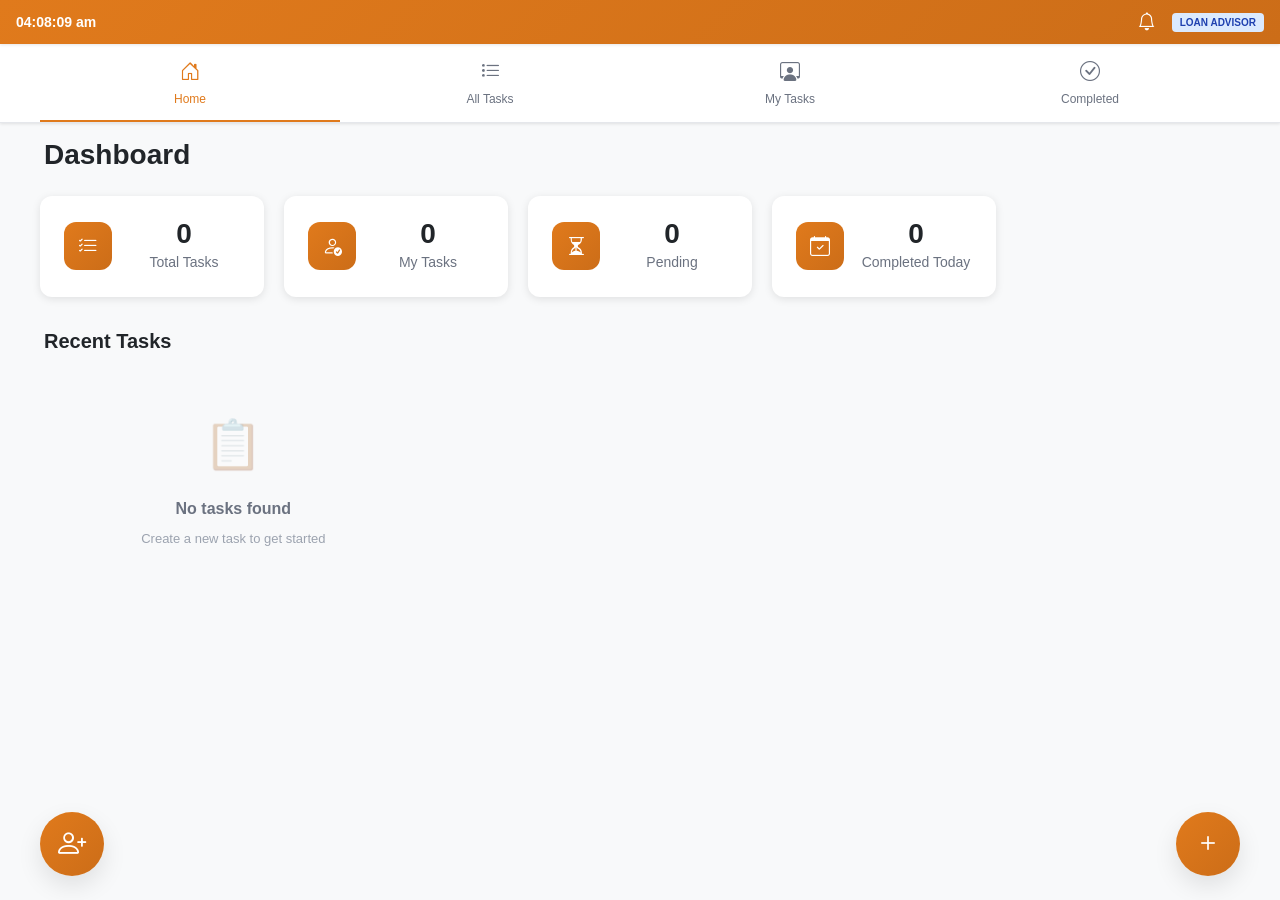
<file: index.html>
<!DOCTYPE html>
<html lang="en">
    <head>
        <meta charset="UTF-8" />
        <meta name="viewport" content="width=device-width, initial-scale=1.0" />
        <title>Loan Processing System - Task Management</title>
        <!-- Bootstrap CSS -->
        <link href="https://cdn.jsdelivr.net/npm/bootstrap@5.3.0/dist/css/bootstrap.min.css" rel="stylesheet" />
        <!-- Bootstrap Icons -->
        <link href="https://cdn.jsdelivr.net/npm/bootstrap-icons@1.11.0/font/bootstrap-icons.css" rel="stylesheet" />
        <!-- CSS Files -->
        <link rel="stylesheet" href="css/theme.css" />
        <link rel="stylesheet" href="css/responsive.css" />
        <link rel="stylesheet" href="css/modal.css" />
        <link rel="stylesheet" href="css/workflow.css" />
        <link rel="stylesheet" href="css/components.css" />
        <style>
            /* User Switcher Styles - Override everything! */
            .user-switcher {
                position: fixed !important;
                top: calc(58px + var(--safe-area-top));
                right: 16px;
                background: white;
                border-radius: 12px;
                box-shadow: 0 4px 20px rgba(0, 0, 0, 0.15);
                z-index: 9999;
                min-width: 280px;
            }

            /* Mobile Responsive Styles for Parallel Stages */
            @media (max-width: 500px) {
                /* Application Number Screen Styles */
                #applicationNumberScreen .card {
                    margin-bottom: 12px;
                    border-radius: 12px;
                }

                #applicationNumberScreen .card-body {
                    padding: 16px;
                }

                #applicationNumberScreen .form-control {
                    font-size: 16px !important;
                    padding: 14px 16px !important;
                    min-height: 48px !important;
                    border-radius: 8px;
                }

                #applicationNumberScreen .form-select {
                    font-size: 16px !important;
                    padding: 14px 44px 14px 16px !important;
                    min-height: 48px !important;
                    border-radius: 8px;
                    background-size: 18px;
                }

                #applicationNumberScreen .form-label {
                    font-size: 14px;
                    font-weight: 600;
                    margin-bottom: 8px;
                }

                #applicationNumberScreen .card-title {
                    font-size: 15px;
                    margin-bottom: 12px;
                }

                #applicationNumberScreen .parallel-stages {
                    gap: 12px;
                }

                #applicationNumberScreen .parallel-stages .card {
                    width: 100% !important;
                    max-width: none !important;
                }

                #applicationNumberScreen .parallel-stages .card-body {
                    width: 100%;
                }

                #applicationNumberScreen .stage-status {
                    margin-top: 12px;
                }

                #applicationNumberScreen .btn {
                    min-height: 44px;
                    font-size: 16px;
                    padding: 12px 20px;
                }

                /* Validation error styles */
                #applicationNumberScreen .invalid-feedback {
                    display: none;
                    width: 100%;
                    margin-top: 0.25rem;
                    font-size: 0.875em;
                    color: #dc3545;
                    position: relative;
                }

                #applicationNumberScreen .form-control.is-invalid ~ .invalid-feedback,
                #applicationNumberScreen .form-select.is-invalid ~ .invalid-feedback {
                    display: block;
                }

                #applicationNumberScreen .validation-error {
                    display: block;
                    width: 100%;
                    margin-top: 0.25rem;
                    font-size: 0.875em;
                    color: #dc3545;
                    background-color: #f8d7da;
                    border: 1px solid #f5c6cb;
                    border-radius: 4px;
                    padding: 0.375rem 0.75rem;
                }
            }

            /* Tablet and larger mobile styles */
            @media (min-width: 501px) and (max-width: 768px) {
                #applicationNumberScreen .form-control {
                    font-size: 15px;
                    padding: 12px 14px;
                    min-height: 44px;
                }

                #applicationNumberScreen .form-select {
                    font-size: 15px;
                    padding: 12px 40px 12px 14px;
                    min-height: 44px;
                }

                #applicationNumberScreen .parallel-stages {
                    gap: 12px;
                }

                #applicationNumberScreen .parallel-stages .card {
                    width: 100% !important;
                    max-width: none !important;
                }

                #applicationNumberScreen .parallel-stages .card-body {
                    width: 100%;
                }
            }

            .user-switcher {
                max-height: 80vh;
                overflow-y: auto;
                display: none;
            }

            .user-switcher.show {
                display: block;
                animation: slideDown 0.3s ease;
            }

            @keyframes slideDown {
                from {
                    opacity: 0;
                    transform: translateY(-10px);
                }
                to {
                    opacity: 1;
                    transform: translateY(0);
                }
            }

            .user-option {
                display: flex;
                align-items: center;
                padding: 12px 16px;
                cursor: pointer;
                transition: background-color 0.2s;
                border-bottom: 1px solid #e5e7eb;
            }

            .user-option:last-child {
                border-bottom: none;
            }

            .user-option:hover {
                background-color: #f3f4f6;
            }

            .user-option.active {
                background-color: #e3f2fd;
            }

            .user-avatar {
                font-size: 24px;
                margin-right: 12px;
            }

            .user-info {
                flex: 1;
            }

            .user-name {
                font-size: 14px;
                font-weight: 600;
                color: #333;
            }

            .user-role-tag {
                font-size: 12px;
                color: #666;
            }
        </style>
    </head>
    <body>
        <!-- Main App Container -->
        <div id="mainApp" class="app-container">
            <!-- Status Bar -->
            <header class="status-bar">
                <div class="status-left">
                    <span id="currentTime">9:41 AM</span>
                </div>
                <!-- User Switcher Panel -->
                <div id="userSwitcher" class="user-switcher">
                    <!-- Search Input -->
                    <div class="user-switcher-search" style="padding: 12px; border-bottom: 1px solid #e5e7eb;">
                        <div class="position-relative">
                            <i class="bi bi-search position-absolute" style="left: 12px; top: 50%; transform: translateY(-50%); color: #6b7280;"></i>
                            <input
                                type="text"
                                class="form-control form-control-sm"
                                id="userSearchInput"
                                placeholder="Search users..."
                                style="padding-left: 36px; font-size: 14px;"
                            >
                        </div>
                    </div>
                    <!-- User list will be dynamically populated here -->
                    <div id="userListContainer">
                        <!-- Users will be populated here -->
                    </div>
                </div>
                <div class="status-right">
                    <button class="notification-btn" onclick="openNotificationPanel()" aria-label="Notifications">
                        <i class="bi bi-bell"></i>
                        <span class="notification-badge" style="display: none">0</span>
                    </button>
                    <span class="user-role" id="currentUserRole">Loan Advisor</span>
                </div>
            </header>

            <!-- Main Content Area -->
            <main class="main-content">
                <div class="content-wrapper">
                    <!-- Tab Navigation -->
                    <nav class="tab-navigation">
                        <button class="nav-tab active" data-tab="dashboard" onclick="showTab('dashboard')">
                            <i class="bi bi-house-door"></i>
                            <span>Home</span>
                        </button>
                        <button class="nav-tab" data-tab="all-tasks" onclick="showTab('all-tasks')">
                            <i class="bi bi-list-task"></i>
                            <span>All Tasks</span>
                        </button>
                        <button class="nav-tab" data-tab="my-tasks" onclick="showTab('my-tasks')">
                            <i class="bi bi-person-workspace"></i>
                            <span>My Tasks</span>
                        </button>
                        <button class="nav-tab" data-tab="completed" onclick="showTab('completed')">
                            <i class="bi bi-check-circle"></i>
                            <span>Completed</span>
                        </button>
                        <button class="nav-tab" data-tab="workflow" onclick="showTab('workflow')">
                            <i class="bi bi-diagram-3"></i>
                            <span>Workflow</span>
                        </button>
                    </nav>

                    <!-- Tab Content -->
                    <div class="tab-content" id="tabContent">
                        <!-- Dashboard Tab -->
                        <div class="tab-pane active" id="dashboardTab">
                            <div class="tab-header">
                                <h1>Dashboard</h1>
                            </div>

                            <!-- Dashboard Stats -->
                            <div class="stats-grid">
                                <div class="stat-card">
                                    <div class="stat-icon">
                                        <i class="bi bi-list-check"></i>
                                    </div>
                                    <div class="stat-content">
                                        <div class="stat-value" id="totalTasks">0</div>
                                        <div class="stat-label">Total Tasks</div>
                                    </div>
                                </div>
                                <div class="stat-card">
                                    <div class="stat-icon">
                                        <i class="bi bi-person-check"></i>
                                    </div>
                                    <div class="stat-content">
                                        <div class="stat-value" id="myTasks">0</div>
                                        <div class="stat-label">My Tasks</div>
                                    </div>
                                </div>
                                <div class="stat-card">
                                    <div class="stat-icon">
                                        <i class="bi bi-hourglass-split"></i>
                                    </div>
                                    <div class="stat-content">
                                        <div class="stat-value" id="pendingTasks">0</div>
                                        <div class="stat-label">Pending</div>
                                    </div>
                                </div>
                                <div class="stat-card">
                                    <div class="stat-icon">
                                        <i class="bi bi-calendar-check"></i>
                                    </div>
                                    <div class="stat-content">
                                        <div class="stat-value" id="completedToday">0</div>
                                        <div class="stat-label">Completed Today</div>
                                    </div>
                                </div>
                            </div>

                            <!-- Task List -->
                            <div class="task-list-container">
                                <h2>Recent Tasks</h2>
                                <div class="task-list" id="taskList">
                                    <!-- Tasks will be dynamically added here -->
                                </div>
                            </div>
                        </div>

                        <!-- All Tasks Tab -->
                        <div class="tab-pane" id="all-tasksTab">
                            <div class="tab-header">
                                <h1>All Tasks</h1>
                            </div>
                            <div class="task-list" id="allTasksList">
                                <!-- All tasks will be dynamically added here -->
                            </div>
                        </div>

                        <!-- My Tasks Tab -->
                        <div class="tab-pane" id="my-tasksTab">
                            <div class="tab-header">
                                <h1>My Tasks</h1>
                            </div>
                            <div class="task-list" id="myTasksList">
                                <!-- My tasks will be dynamically added here -->
                            </div>
                        </div>

                        <!-- Completed Tab -->
                        <div class="tab-pane" id="completedTab">
                            <div class="tab-header">
                                <h1>Completed Tasks</h1>
                            </div>
                            <div class="task-list" id="completedTasksList">
                                <!-- Completed tasks will be dynamically added here -->
                            </div>
                        </div>

                        <!-- Workflow Tab -->
                        <div class="tab-pane" id="workflowTab" style="display: none;">
                            <div class="tab-header">
                                <h1>Workflow Configuration</h1>
                                <button class="btn btn-primary btn-sm" onclick="toggleEditMode()">
                                    <i class="bi bi-pencil"></i>
                                    Edit Mode
                                </button>
                            </div>

                            <!-- Workflow Type Selection -->
                            <div class="workflow-type-selector">
                                <div class="row">
                                    <div class="col-md-6 mb-3">
                                        <label for="workflowBank" class="form-label">Select Bank:</label>
                                        <select class="form-select" id="workflowBank" onchange="updateWorkflowLoanTypes()">
                                            <option value="">Select Bank...</option>
                                            <option value="sbi">State Bank of India</option>
                                            <option value="hdfc">HDFC Bank</option>
                                            <option value="icici">ICICI Bank</option>
                                            <option value="axis">Axis Bank</option>
                                            <option value="kotak">Kotak Mahindra Bank</option>
                                        </select>
                                    </div>
                                    <div class="col-md-6 mb-3">
                                        <label for="workflowLoanType" class="form-label">Select Loan Type:</label>
                                        <select class="form-select" id="workflowLoanType" onchange="renderWorkflowConfig()">
                                            <option value="">Select Bank First</option>
                                        </select>
                                    </div>
                                </div>
                            </div>

                            <!-- Workflow Stages Configuration -->
                            <div class="workflow-stages-container">
                                <h3>Workflow Stages</h3>
                                <div id="workflowStages">
                                    <!-- Stages will be dynamically added here -->
                                </div>
                            </div>
                        </div>
                    </div>
                </div>
            </main>

            <!-- Action Bar with Centered Buttons -->
            <div class="action-bar">
                <!-- Reassign Button - Left -->
                <button class="action-btn left-btn" onclick="openReassignModal()" title="Reassign Task">
                    <i class="bi bi-person-plus"></i>
                </button>

                <!-- Center Action Buttons -->
                <div class="center-actions">
                    <!-- Add any center buttons here if needed in future -->
                </div>

                <!-- New Task Button - Right -->
                <button class="action-btn right-btn" onclick="openCreateTaskModal()" title="New Task">
                    <i class="bi bi-plus"></i>
                </button>
            </div>
        </div>

        <!-- Task Detail Screen -->
        <div id="taskDetailScreen" class="detail-screen">
            <div class="detail-header">
                <button class="back-btn" id="taskDetailBackBtn">←</button>
                <div class="detail-title">
                    <h2 id="detailTitle">Task Details</h2>
                    <div class="subtitle" id="detailTaskNumber">TSK20250113001</div>
                </div>
            </div>
            <div class="detail-content" id="taskDetailContent">
                <!-- Task details will be dynamically added here -->
            </div>
        </div>

        <!-- Document Requirements Screen -->
        <div id="documentScreen" class="detail-screen">
            <div class="detail-header">
                <button class="back-btn" id="documentScreenBackBtn">←</button>
                <div class="detail-title">
                    <h2 id="documentTitle">Document Requirements</h2>
                    <div class="subtitle" id="docTaskNumber">TSK20250113001</div>
                </div>
            </div>
            <div class="detail-content">
                <div class="info-card">
                    <h3 style="font-size: 16px; margin-bottom: 12px">Document Checklist</h3>
                    <div class="document-list" id="documentCheckboxes"></div>
                    <div
                        style="
                            margin-top: 16px;
                            padding: 12px;
                            background: #f0f9ff;
                            border-radius: 8px;
                            border: 1px solid #0ea5e9;
                        "
                    >
                        <p style="margin: 0; font-size: 13px">
                            <i class="bi bi-info-circle me-2"></i>
                            Select required documents for this loan application
                        </p>
                    </div>
                </div>
                <div class="action-buttons">
                    <button class="btn btn-secondary" onclick="closeDocumentScreen()">Back</button>
                    <button class="btn btn-primary" id="documentNextBtn" onclick="handleDocumentNext()">Next</button>
                    <button
                        class="btn btn-success"
                        id="documentsCollectedBtn"
                        onclick="markDocumentsAsCollected()"
                        style="display: none"
                    >
                        Documents Collected
                    </button>
                </div>
            </div>
        </div>

        <!-- Application Number Screen -->
        <div id="applicationNumberScreen" class="detail-screen">
            <div class="detail-header">
                <button class="back-btn" onclick="closeApplicationNumberScreen()">←</button>
                <div class="detail-title">
                    <h2>Parallel Processing</h2>
                    <div class="subtitle" id="appTaskNumber">TSK20250113001</div>
                </div>
            </div>
            <div class="detail-content">
                <!-- Application Number -->
                <div class="card mb-3">
                    <div class="card-body">
                        <h5 class="card-title h6 mb-3">
                            <i class="bi bi-file-earmark-text me-2"></i>Application Number
                            <span class="text-danger">*</span>
                        </h5>
                        <div class="mb-3">
                            <label for="applicationNumberInput" class="form-label">
                                Enter Application Number <span class="text-danger">*</span>
                            </label>
                            <input
                                type="text"
                                class="form-control"
                                id="applicationNumberInput"
                                placeholder="e.g., HL20250113001 or APP123456"
                                autocomplete="off"
                                required
                            />
                            <div class="invalid-feedback">Please enter a valid application number</div>
                            <div class="form-text">Enter alphanumeric application number (min 3 characters, letters and numbers only)</div>
                        </div>
                    </div>
                </div>

                <!-- Parallel Stage Assignments -->
                <div class="parallel-stages">
                    <!-- BSM OSV Assignment -->
                    <div class="card mb-3">
                        <div class="card-body">
                            <h5 class="card-title h6 mb-3">
                                <i class="bi bi-bank me-2"></i>BSM OSV Assignment
                                <span class="text-danger">*</span>
                            </h5>
                            <div class="mb-3">
                                <label for="bsmOsvAssignee" class="form-label">
                                    Assign to Bank Employee <span class="text-danger">*</span>
                                </label>
                                <select class="form-select" id="bsmOsvAssignee" required>
                                    <option value="">Select Bank Employee</option>
                                </select>
                                <div class="invalid-feedback">Please select a bank employee</div>
                            </div>
                            <div class="stage-status" id="bsmOsvStatus">
                                <span class="badge bg-warning">Pending</span>
                            </div>
                        </div>
                    </div>

                    <!-- Legal Assignment -->
                    <div class="card mb-3">
                        <div class="card-body">
                            <h5 class="card-title h6 mb-3">
                                <i class="bi bi-shield-check me-2"></i>Legal Verification Assignment
                                <span class="text-muted">(Optional - Can be assigned later)</span>
                            </h5>
                            <div class="mb-3">
                                <label for="legalAssignee" class="form-label">
                                    Assign to Legal Advisor
                                </label>
                                <select class="form-select" id="legalAssignee">
                                    <option value="">Select Legal Advisor (Optional)</option>
                                </select>
                            </div>
                            <div class="stage-status" id="legalStatus">
                                <span class="badge bg-secondary">Not Assigned</span>
                            </div>
                        </div>
                    </div>

                    <!-- Technical Assignment -->
                    <div class="card mb-3">
                        <div class="card-body">
                            <h5 class="card-title h6 mb-3">
                                <i class="bi bi-building me-2"></i>Technical Valuation Assignment
                                <span class="text-muted">(Optional - Can be assigned later)</span>
                            </h5>
                            <div class="mb-3">
                                <label for="technicalAssignee" class="form-label">
                                    Assign to Branch Manager
                                </label>
                                <select class="form-select" id="technicalAssignee">
                                    <option value="">Select Branch Manager (Optional)</option>
                                </select>
                            </div>
                            <div class="stage-status" id="technicalStatus">
                                <span class="badge bg-secondary">Not Assigned</span>
                            </div>
                        </div>
                    </div>
                </div>

                <!-- Alert container for error messages -->
                <div id="validationAlert" class="alert alert-danger d-none" role="alert">
                    <i class="bi bi-exclamation-triangle-fill me-2"></i>
                    <span id="validationErrorMessage"></span>
                </div>

                <div class="d-flex gap-2">
                    <button class="btn btn-secondary flex-fill" onclick="closeApplicationNumberScreen()">
                        <i class="bi bi-x-circle me-2"></i>Cancel
                    </button>
                    <button class="btn btn-primary flex-fill" onclick="saveApplicationNumberAndAssignments()">
                        <i class="bi bi-check-circle me-2"></i>Save & Proceed
                    </button>
                </div>
            </div>
        </div>

        <!-- BSM OSV Stage Screen -->
        <div id="bsmOsvScreen" class="detail-screen">
            <div class="detail-header">
                <button class="back-btn" onclick="closeBsmOsvScreen()">←</button>
                <div class="detail-title">
                    <h2>BSM OSV Approval</h2>
                    <div class="subtitle" id="bsmTaskNumber">TSK20250113001</div>
                </div>
            </div>
            <div class="detail-content">
                <!-- Customer Information Card -->
                <div class="card mb-3">
                    <div class="card-body">
                        <h5 class="card-title h6 mb-3"><i class="bi bi-person-circle me-2"></i>Customer Information</h5>
                        <div class="row">
                            <div class="col-6">
                                <small class="text-muted">Name</small>
                                <p class="mb-0 fw-bold" id="bsmCustomerName">-</p>
                            </div>
                            <div class="col-6">
                                <small class="text-muted">Loan Amount</small>
                                <p class="mb-0 fw-bold" id="bsmLoanAmount">-</p>
                            </div>
                        </div>
                    </div>
                </div>

                <!-- Query Section -->
  
                <!-- Action Section -->
                <div class="card mb-3" id="bsmActionSection">
                    <div class="card-body">
                        <h5 class="card-title h6 mb-3"><i class="bi bi-clipboard-check me-2"></i>BSM OSV Action</h5>

                        <!-- Action Buttons -->
                        <div class="d-flex gap-2">
                            <button class="btn btn-warning" onclick="showBsmQueryInput()" id="bsmQueryBtn">
                                <i class="bi bi-question-circle me-2"></i>Raise Query
                            </button>
                            <button class="btn btn-success" onclick="completeBsmOsv()" id="bsmCompleteBtn">
                                <i class="bi bi-check-circle me-2"></i>Complete BSM OSV
                            </button>
                        </div>

                        <!-- Query Input Modal/Popup -->
                        <div id="bsmQueryModal" class="modal" style="display: none; position: fixed; top: 0; left: 0; width: 100%; height: 100%; background: rgba(0,0,0,0.5); z-index: 9999;">
                            <div class="modal-content" style="position: absolute; top: 50%; left: 50%; transform: translate(-50%, -50%); background: white; padding: 20px; border-radius: 8px; width: 90%; max-width: 500px;">
                                <h5 class="mb-3">Raise Query</h5>
                                <div class="mb-3">
                                    <label for="bsmQueryDetails" class="form-label">Query Details <span class="text-danger">*</span></label>
                                    <textarea
                                        class="form-control"
                                        id="bsmQueryDetails"
                                        rows="4"
                                        placeholder="Enter your query details..."
                                    ></textarea>
                                    <div class="invalid-feedback">Please enter query details</div>
                                </div>
                                <div class="d-flex gap-2">
                                    <button class="btn btn-primary" onclick="submitBsmQuery()">
                                        <i class="bi bi-send me-2"></i>Submit Query
                                    </button>
                                    <button class="btn btn-secondary" onclick="closeBsmQueryModal()">
                                        Cancel
                                    </button>
                                </div>
                            </div>
                        </div>
                    </div>
                </div>

                <!-- Loan Advisor Section (when query is raised) -->
                <div class="card mb-3" id="bsmLoanAdvisorSection" style="display: none">
                    <div class="card-header bg-info text-white">
                        <h5 class="card-title h6 mb-0">
                            <i class="bi bi-chat-square-text-fill me-2"></i>Query Response Required
                        </h5>
                    </div>
                    <div class="card-body">
                        <div id="bsmLoanQueryHistory" class="query-history mb-3"></div>
                        <div class="mb-3">
                            <label for="bsmLoanAdvisorResponse" class="form-label">Your Response <span class="text-danger">*</span></label>
                            <textarea
                                class="form-control"
                                id="bsmLoanAdvisorResponse"
                                rows="3"
                                placeholder="Enter your response..."
                                required
                            ></textarea>
                            <div class="invalid-feedback">Please enter your response</div>
                        </div>
                        <div class="d-flex gap-2">
                            <button class="btn btn-danger" onclick="rejectLoanFromBsm()">
                                <i class="bi bi-x-circle me-2"></i>Reject Loan
                            </button>
                            <button class="btn btn-primary" onclick="resolveBsmQueryAsLoanAdvisor()">
                                <i class="bi bi-reply-all me-2"></i>Resolve & Send Back
                            </button>
                        </div>
                    </div>
                </div>
            </div>
        </div>

        <!-- Legal Stage Screen -->
        <div id="legalScreen" class="detail-screen">
            <div class="detail-header">
                <button class="back-btn" onclick="closeLegalScreen()">←</button>
                <div class="detail-title">
                    <h2>Legal Verification</h2>
                    <div class="subtitle" id="legalTaskNumber">TSK20250113001</div>
                </div>
            </div>
            <div class="detail-content">
                <!-- Customer Information Card -->
                <div class="card mb-3">
                    <div class="card-body">
                        <h5 class="card-title h6 mb-3"><i class="bi bi-person-badge me-2"></i>Customer Information</h5>
                        <div class="row">
                            <div class="col-6">
                                <small class="text-muted">Name</small>
                                <p class="mb-0 fw-bold" id="legalCustomerName">-</p>
                            </div>
                            <div class="col-6">
                                <small class="text-muted">Loan Type</small>
                                <p class="mb-0 fw-bold" id="legalLoanType">-</p>
                            </div>
                        </div>
                    </div>
                </div>

                <!-- Legal Documents Card -->
                <div class="card mb-3">
                    <div class="card-body">
                        <h5 class="card-title h6 mb-3"><i class="bi bi-file-earmark-check me-2"></i>Legal Documents</h5>
                        <div class="alert alert-info">
                            <i class="bi bi-info-circle me-2"></i>
                            All legal documents have been verified and are in order.
                        </div>
                    </div>
                </div>

                <!-- Legal Verification Card -->
                <div class="card mb-3">
                    <div class="card-body">
                        <h5 class="card-title h6 mb-3"><i class="bi bi-shield-check me-2"></i>Legal Verification</h5>
                        <div class="mb-3">
                            <label for="legalRemarks" class="form-label">Legal Remarks</label>
                            <textarea
                                class="form-control"
                                id="legalRemarks"
                                rows="3"
                                placeholder="Enter legal verification remarks..."
                            ></textarea>
                            <div class="invalid-feedback">Please enter legal verification remarks</div>
                        </div>

                        <!-- Action Buttons -->
                        <div class="d-flex gap-2">
                            <button class="btn btn-warning" onclick="showLegalQueryInput()" id="legalQueryBtn">
                                <i class="bi bi-question-circle me-2"></i>Raise Query
                            </button>
                            <button class="btn btn-success" onclick="completeLegal()" id="legalCompleteBtn">
                                <i class="bi bi-check-circle me-2"></i>Complete Legal
                            </button>
                            <button class="btn btn-danger" onclick="rejectLegal()">
                                <i class="bi bi-x-circle me-2"></i>Reject Legal
                            </button>
                        </div>

                        <!-- Query Input Modal/Popup -->
                        <div id="legalQueryModal" class="modal" style="display: none; position: fixed; top: 0; left: 0; width: 100%; height: 100%; background: rgba(0,0,0,0.5); z-index: 9999;">
                            <div class="modal-content" style="position: absolute; top: 50%; left: 50%; transform: translate(-50%, -50%); background: white; padding: 20px; border-radius: 8px; width: 90%; max-width: 500px;">
                                <h5 class="mb-3">Raise Legal Query</h5>
                                <div class="mb-3">
                                    <label for="legalQueryDetails" class="form-label">Query Details <span class="text-danger">*</span></label>
                                    <textarea
                                        class="form-control"
                                        id="legalQueryDetails"
                                        rows="4"
                                        placeholder="Enter your query details..."
                                    ></textarea>
                                    <div class="invalid-feedback">Please enter query details</div>
                                </div>
                                <div class="d-flex gap-2">
                                    <button class="btn btn-primary" onclick="submitLegalQuery()">
                                        <i class="bi bi-send me-2"></i>Submit Query
                                    </button>
                                    <button class="btn btn-secondary" onclick="closeLegalQueryModal()">
                                        Cancel
                                    </button>
                                </div>
                            </div>
                        </div>

                        <!-- Query Display Section -->
  
                        <!-- Loan Advisor Section (when query is raised) -->
                        <div class="card mt-3" id="legalLoanAdvisorSection" style="display: none">
                            <div class="card-header bg-info text-white">
                                <h5 class="card-title h6 mb-0">Query from Legal Advisor</h5>
                            </div>
                            <div class="card-body">
                                <p id="legalLoanAdvisorQueryText"></p>
                                <small class="text-muted">Raised on: <span id="legalLoanAdvisorQueryTime"></span></small>
                                <div class="mb-3 mt-3">
                                    <label for="legalLoanAdvisorResponse" class="form-label">Your Response <span class="text-danger">*</span></label>
                                    <textarea
                                        class="form-control"
                                        id="legalLoanAdvisorResponse"
                                        rows="3"
                                        placeholder="Enter your response..."
                                        required
                                    ></textarea>
                                    <div class="invalid-feedback">Please enter your response</div>
                                </div>
                                <div class="d-flex gap-2">
                                    <button class="btn btn-danger" onclick="rejectLegal()">
                                        <i class="bi bi-x-circle me-2"></i>Reject Loan
                                    </button>
                                    <button class="btn btn-primary" onclick="resolveLegalQueryAsLoanAdvisor()">
                                        <i class="bi bi-reply-all me-2"></i>Resolve & Send Back
                                    </button>
                                </div>
                            </div>
                        </div>
                    </div>
                </div>
            </div>
        </div>

        <!-- Technical Stage Screen -->
        <div id="technicalScreen" class="detail-screen">
            <div class="detail-header">
                <button class="back-btn" onclick="closeTechnicalScreen()">←</button>
                <div class="detail-title">
                    <h2>Technical Valuation</h2>
                    <div class="subtitle" id="technicalTaskNumber">TSK20250113001</div>
                </div>
            </div>
            <div class="detail-content">
                <!-- Property Details Card -->
                <div class="card mb-3">
                    <div class="card-body">
                        <h5 class="card-title h6 mb-3"><i class="bi bi-building me-2"></i>Property Details</h5>
                        <div class="row">
                            <div class="col-6">
                                <small class="text-muted">Requested Amount</small>
                                <p class="mb-0 fw-bold" id="techRequestedAmount">-</p>
                            </div>
                            <div class="col-6">
                                <small class="text-muted">Property Type</small>
                                <p class="mb-0 fw-bold" id="techPropertyType">-</p>
                            </div>
                        </div>
                    </div>
                </div>

                <!-- Valuation Details Card -->
                <div class="card mb-3">
                    <div class="card-body">
                        <h5 class="card-title h6 mb-3"><i class="bi bi-calculator me-2"></i>Valuation Details</h5>
                        <div class="mb-3">
                            <label for="valuationAmount" class="form-label">
                                Valuation Amount (₹) <span class="text-danger">*</span>
                            </label>
                            <div class="input-group">
                                <span class="input-group-text">₹</span>
                                <input
                                    type="number"
                                    class="form-control decimal-input"
                                    id="valuationAmount"
                                    placeholder="Enter property valuation amount"
                                    min="0.001"
                                    step="0.001"
                                    required
                                />
                            </div>
                            <div class="invalid-feedback">Please enter a valid valuation amount greater than 0</div>
                            <div class="form-text">Enter the fair market value of the property</div>
                        </div>
                        <div class="mb-3">
                            <label for="technicalRemarks" class="form-label">Valuation Remarks</label>
                            <textarea
                                class="form-control"
                                id="technicalRemarks"
                                rows="3"
                                placeholder="Enter valuation remarks..."
                            ></textarea>
                        </div>
                        <div class="d-flex gap-2">
                            <button class="btn btn-warning" onclick="showTechnicalQueryInput()" id="technicalQueryBtn">
                                <i class="bi bi-question-circle me-2"></i>Raise Query
                            </button>
                            <button class="btn btn-danger" onclick="rejectValuation()">
                                <i class="bi bi-x-circle me-2"></i>Reject Valuation
                            </button>
                            <button class="btn btn-success" onclick="completeValuation()">
                                <i class="bi bi-check-circle me-2"></i>Complete Valuation
                            </button>
                        </div>

                        <!-- Query Input Modal/Popup -->
                        <div id="technicalQueryModal" class="modal" style="display: none; position: fixed; top: 0; left: 0; width: 100%; height: 100%; background: rgba(0,0,0,0.5); z-index: 9999;">
                            <div class="modal-content" style="position: absolute; top: 50%; left: 50%; transform: translate(-50%, -50%); background: white; padding: 20px; border-radius: 8px; width: 90%; max-width: 500px;">
                                <h5 class="mb-3">Raise Technical Query</h5>
                                <div class="mb-3">
                                    <label for="technicalQueryDetails" class="form-label">Query Details <span class="text-danger">*</span></label>
                                    <textarea
                                        class="form-control"
                                        id="technicalQueryDetails"
                                        rows="4"
                                        placeholder="Enter your query details..."
                                    ></textarea>
                                    <div class="invalid-feedback">Please enter query details</div>
                                </div>
                                <div class="d-flex gap-2">
                                    <button class="btn btn-primary" onclick="submitTechnicalQuery()">
                                        <i class="bi bi-send me-2"></i>Submit Query
                                    </button>
                                    <button class="btn btn-secondary" onclick="closeTechnicalQueryModal()">
                                        Cancel
                                    </button>
                                </div>
                            </div>
                        </div>

                        <!-- Query Display Section -->
    
                        <!-- Loan Advisor Section (when query is raised) -->
                        <div class="card mt-3" id="technicalLoanAdvisorSection" style="display: none">
                            <div class="card-header bg-info text-white">
                                <h5 class="card-title h6 mb-0">Query from Branch Manager</h5>
                            </div>
                            <div class="card-body">
                                <p id="technicalLoanAdvisorQueryText"></p>
                                <small class="text-muted">Raised on: <span id="technicalLoanAdvisorQueryTime"></span></small>
                                <div class="mb-3 mt-3">
                                    <label for="technicalLoanAdvisorResponse" class="form-label">Your Response <span class="text-danger">*</span></label>
                                    <textarea
                                        class="form-control"
                                        id="technicalLoanAdvisorResponse"
                                        rows="3"
                                        placeholder="Enter your response..."
                                        required
                                    ></textarea>
                                    <div class="invalid-feedback">Please enter your response</div>
                                </div>
                                <div class="d-flex gap-2">
                                    <button class="btn btn-danger" onclick="rejectValuation()">
                                        <i class="bi bi-x-circle me-2"></i>Reject Loan
                                    </button>
                                    <button class="btn btn-primary" onclick="resolveTechnicalQueryAsLoanAdvisor()">
                                        <i class="bi bi-reply-all me-2"></i>Resolve & Send Back
                                    </button>
                                </div>
                            </div>
                        </div>
                    </div>
                </div>
            </div>
        </div>

        <!-- Notification Panel -->
        <div id="notificationPanel" class="notification-panel detail-screen">
            <div class="notification-header">
                <button class="back-btn" onclick="hideNotifications()">←</button>
                <h2>Notifications</h2>
            </div>
            <div class="notification-list" id="notificationList">
                <!-- Notifications will be dynamically added here -->
            </div>
        </div>

        <!-- Create Task Modal -->
        <div
            class="modal fade"
            id="createTaskModal"
            data-bs-backdrop="static"
            data-bs-keyboard="false"
            tabindex="-1"
            aria-labelledby="createTaskModalLabel"
            aria-hidden="true"
        >
            <div class="modal-dialog modal-dialog-centered">
                <div class="modal-content">
                    <div class="modal-header bg-primary text-white">
                        <h5 class="modal-title" id="createTaskModalLabel">
                            <i class="bi bi-plus-circle me-2"></i>Create New Loan Request
                        </h5>
                        <button
                            type="button"
                            class="btn-close btn-close-white"
                            data-bs-dismiss="modal"
                            aria-label="Close"
                        ></button>
                    </div>
                    <div class="modal-body">
                        <form id="createTaskForm" class="needs-validation" novalidate>
                            <div class="row">
                                <div class="col-md-12 mb-3">
                                    <label for="taskOwner" class="form-label">
                                        Assign To <span class="text-danger">*</span>
                                    </label>
                                    <select class="form-select" id="taskOwner" required>
                                        <option value="">Select User</option>
                                    </select>
                                    <div class="invalid-feedback">
                                        Please select a user to assign this task.
                                    </div>
                                </div>
                                <div class="col-md-6 mb-3">
                                    <label for="customerName" class="form-label">
                                        Customer Name <span class="text-danger">*</span>
                                    </label>
                                    <div class="input-group">
                                        <span class="input-group-text"><i class="bi bi-person"></i></span>
                                        <input
                                            type="text"
                                            class="form-control"
                                            id="customerName"
                                            placeholder="Enter customer name"
                                            required
                                        />
                                    </div>
                                    <div class="invalid-feedback">
                                        <i class="bi bi-exclamation-circle me-1"></i>
                                        Please provide a valid customer name.
                                    </div>
                                </div>
                                <div class="col-md-6 mb-3">
                                    <label for="customerPhone" class="form-label">
                                        Phone Number <span class="text-danger">*</span>
                                    </label>
                                    <div class="input-group">
                                        <span class="input-group-text"><i class="bi bi-telephone"></i></span>
                                        <input
                                            type="tel"
                                            class="form-control phone-input"
                                            id="customerPhone"
                                            placeholder="Enter 10-digit phone number"
                                            pattern="[0-9]{10}"
                                            maxlength="10"
                                            required
                                        />
                                    </div>
                                    <div class="invalid-feedback">
                                        <i class="bi bi-exclamation-circle me-1"></i>
                                        Please provide a valid 10-digit phone number.
                                    </div>
                                </div>
                            </div>
                            <div class="row">
                                <div class="col-md-6 mb-3">
                                    <label for="taskBank" class="form-label">
                                        Select Bank <span class="text-danger">*</span>
                                    </label>
                                    <div class="input-group">
                                        <span class="input-group-text"><i class="bi bi-bank"></i></span>
                                        <select class="form-select" id="taskBank" required>
                                            <option value="">Choose bank...</option>
                                            <option value="sbi">State Bank of India</option>
                                            <option value="hdfc">HDFC Bank</option>
                                            <option value="icici">ICICI Bank</option>
                                            <option value="axis">Axis Bank</option>
                                            <option value="kotak">Kotak Mahindra Bank</option>
                                        </select>
                                    </div>
                                    <div class="invalid-feedback">
                                        <i class="bi bi-exclamation-circle me-1"></i>
                                        Please select a bank.
                                    </div>
                                </div>
                                <div class="col-md-6 mb-3">
                                    <label for="taskLoanType" class="form-label">
                                        Loan Type <span class="text-danger">*</span>
                                    </label>
                                    <div class="input-group">
                                        <span class="input-group-text"><i class="bi bi-file-text"></i></span>
                                        <select class="form-select" id="taskLoanType" required disabled>
                                            <option value="">Select bank first</option>
                                        </select>
                                    </div>
                                    <div class="invalid-feedback">
                                        <i class="bi bi-exclamation-circle me-1"></i>
                                        Please select a loan type.
                                    </div>
                                </div>
                            </div>
                            <div class="row">
                                <div class="col-md-12 mb-3">
                                    <label for="loanAmount" class="form-label">
                                        Loan Amount (₹) <span class="text-danger">*</span>
                                    </label>
                                    <div class="input-group">
                                        <span class="input-group-text">₹</span>
                                        <input
                                            type="number"
                                            class="form-control whole-number-input"
                                            id="loanAmount"
                                            placeholder="Enter loan amount"
                                            min="1"
                                            step="1"
                                            required
                                        />
                                        <span class="input-group-text">.00</span>
                                    </div>
                                    <div class="invalid-feedback">
                                        <i class="bi bi-exclamation-circle me-1"></i>
                                        Please provide a valid loan amount (minimum ₹1, whole numbers only).
                                    </div>
                                </div>
                            </div>
                            <div class="row">
                                <div class="col-md-12 mb-3">
                                    <label for="taskNotes" class="form-label">
                                        Notes <small class="text-muted">(Optional)</small>
                                    </label>
                                    <textarea
                                        class="form-control"
                                        id="taskNotes"
                                        rows="3"
                                        placeholder="Additional notes or comments..."
                                    ></textarea>
                                </div>
                            </div>
                        </form>
                    </div>
                    <div class="modal-footer">
                        <button type="button" class="btn btn-secondary" data-bs-dismiss="modal">
                            <i class="bi bi-x-circle me-1"></i>Cancel
                        </button>
                        <button type="button" class="btn btn-primary" onclick="validateAndCreateTask()">
                            <i class="bi bi-check-circle me-1"></i>Create Task
                        </button>
                    </div>
                </div>
            </div>
        </div>

        <!-- JavaScript Files -->
        <script src="js/app-full.js"></script>
        <!-- Bootstrap JS -->
        <script src="https://cdn.jsdelivr.net/npm/bootstrap@5.3.0/dist/js/bootstrap.bundle.min.js"></script>
        <script>
            // Input validation functions
            function setupInputValidation() {
                // Phone number inputs - numbers only
                document.addEventListener('input', function (e) {
                    let errorMsg = null;
                    let isValid = true;

                    // Get cursor position before any changes
                    const cursorPosition = e.target.selectionStart;
                    const originalValue = e.target.value;

                    if (e.target.matches('input[type="tel"]') || e.target.classList.contains('phone-input')) {
                        const cleanedValue = e.target.value.replace(/[^0-9]/g, '');

                        // Only update if something was removed
                        if (cleanedValue !== originalValue) {
                            e.target.value = cleanedValue;

                            // Calculate new cursor position
                            const removedCount = originalValue.length - cleanedValue.length;
                            const newCursorPosition = Math.max(0, cursorPosition - removedCount);

                            // Set cursor position
                            setTimeout(() => {
                                e.target.setSelectionRange(newCursorPosition, newCursorPosition);
                            }, 0);
                        }

                        // Validation
                        if (e.target.value.length > 0) {
                            if (e.target.value.length < 10) {
                                errorMsg = 'Phone number must be 10 digits';
                                isValid = false;
                            }
                        }
                    }
                    // Whole numbers - no decimals
                    else if (e.target.matches('.whole-number-input') || e.target.dataset.type === 'whole-number') {
                        // Remove all non-numeric characters including decimal points
                        const cleanedValue = e.target.value.replace(/[^0-9]/g, '');

                        // Only update if something was removed
                        if (cleanedValue !== originalValue) {
                            e.target.value = cleanedValue;

                            // Calculate new cursor position
                            const removedCount = originalValue.length - cleanedValue.length;
                            const newCursorPosition = Math.max(0, cursorPosition - removedCount);

                            // Set cursor position
                            setTimeout(() => {
                                e.target.setSelectionRange(newCursorPosition, newCursorPosition);
                            }, 0);
                        }

                        // Show error if non-numeric characters were removed
                        if (cleanedValue !== originalValue && originalValue.length > 0) {
                            // Check if a decimal point was specifically removed
                            if (originalValue.includes('.')) {
                                errorMsg = 'Decimal points are not allowed for whole numbers';
                            } else {
                                errorMsg = 'Only whole numbers are allowed (no special characters)';
                            }
                            isValid = false;
                        }
                    }
                    // Decimal numbers - allow single decimal point
                    else if (
                        e.target.matches(
                            '.decimal-input, .rate-input, .pf-input, .processing-fee-input, .admin-charge-input'
                        ) ||
                        e.target.dataset.type === 'decimal'
                    ) {
                        // Count decimal points before cleaning
                        const beforeCursor = originalValue.substring(0, cursorPosition);
                        const decimalBeforeCursor = (beforeCursor.match(/\./g) || []).length;

                        // Clean the value
                        const cleanedValue = e.target.value.replace(/[^0-9.]/g, '').replace(/(\..*)\./g, '$1');

                        // Only update if something was removed
                        if (cleanedValue !== originalValue) {
                            e.target.value = cleanedValue;

                            // Calculate new cursor position
                            const afterCursor = originalValue.substring(cursorPosition);
                            const removedAfterCursor =
                                afterCursor.replace(/[^0-9.]/g, '').length -
                                cleanedValue
                                    .substring(cursorPosition - (originalValue.length - cleanedValue.length))
                                    .replace(/[^0-9.]/g, '').length;

                            let newCursorPosition = cursorPosition;

                            // If a decimal was removed after cursor, adjust position
                            if (decimalBeforeCursor > 0 && cleanedValue.split('.').length === 1) {
                                const lastDecimalPos = originalValue.indexOf('.');
                                if (lastDecimalPos < cursorPosition) {
                                    newCursorPosition = cursorPosition - 1;
                                }
                            }

                            newCursorPosition = Math.max(0, Math.min(newCursorPosition, cleanedValue.length));

                            // Set cursor position
                            setTimeout(() => {
                                e.target.setSelectionRange(newCursorPosition, newCursorPosition);
                            }, 0);
                        }

                        // Show error if invalid characters were removed
                        if (cleanedValue !== originalValue && originalValue.length > 0) {
                            errorMsg = 'Only numbers with a single decimal point are allowed';
                            isValid = false;
                        }
                    }

                    // Handle validation feedback
                    if (isValid && e.target.value !== '') {
                        hideValidationError(e.target);
                    } else if (errorMsg) {
                        showValidationError(e.target, errorMsg);
                    } else if (e.target.value === '') {
                        hideValidationError(e.target);
                    }
                });

                // Prevent paste of non-numeric characters
                document.addEventListener('paste', function (e) {
                    if (
                        e.target.matches(
                            'input[type="tel"], input[type="number"], .phone-input, .whole-number-input, .decimal-input, .rate-input, .pf-input, .processing-fee-input, .admin-charge-input'
                        )
                    ) {
                        let pasteData = (e.clipboardData || window.clipboardData).getData('text');
                        let errorMsg = null;

                        // Remove non-numeric characters based on input type
                        if (e.target.matches('input[type="tel"]') || e.target.classList.contains('phone-input')) {
                            if (/[^0-9]/.test(pasteData)) {
                                errorMsg = 'Phone number can only contain digits (0-9)';
                            }
                            pasteData = pasteData.replace(/[^0-9]/g, '');
                        } else if (
                            e.target.matches('.rate-input, .pf-input, .processing-fee-input, .admin-charge-input') ||
                            e.target.dataset.type === 'decimal'
                        ) {
                            if (/[^0-9.]/.test(pasteData)) {
                                errorMsg = 'Only numbers and decimal point are allowed';
                            }
                            pasteData = pasteData.replace(/[^0-9.]/g, '').replace(/(\..*)\./g, '$1');
                        } else {
                            if (/[^0-9]/.test(pasteData)) {
                                errorMsg = 'Only whole numbers are allowed';
                            }
                            pasteData = pasteData.replace(/[^0-9]/g, '');
                        }

                        // Show error message if invalid characters were in paste
                        if (errorMsg && pasteData.length > 0) {
                            showValidationError(e.target, errorMsg);
                        }

                        // Prevent default paste and insert modified data
                        e.preventDefault();
                        document.execCommand('insertText', false, pasteData);
                    }
                });
            }

            // Function to show validation error
            function showValidationError(input, message) {
                // Find the appropriate parent container
                let parentContainer;

                // First try to find the direct form group container
                if (input.closest('.mb-3')) {
                    // For application number screen structure
                    parentContainer = input.closest('.mb-3');
                } else if (input.closest('.input-group')) {
                    parentContainer = input.closest('.col-md-6, .col-md-12');
                } else {
                    // Fallback to closest form-group or mb-3
                    parentContainer = input.closest('.form-group, .mb-3, .col-md-6, .col-md-12');
                }

                // Look for existing invalid-feedback
                let errorContainer = parentContainer.querySelector('.invalid-feedback');

                if (errorContainer) {
                    // Use existing invalid-feedback
                    const icon = errorContainer.querySelector('i') || document.createElement('i');
                    if (!errorContainer.querySelector('i')) {
                        icon.className = 'bi bi-exclamation-circle me-1';
                        errorContainer.insertBefore(icon, errorContainer.firstChild);
                    }

                    // Update message
                    const textSpan = errorContainer.querySelector('span') || document.createElement('span');
                    if (!errorContainer.querySelector('span')) {
                        errorContainer.appendChild(textSpan);
                    }
                    textSpan.textContent = '\n' + message;

                    // Show the error
                    errorContainer.style.display = 'flex';
                    errorContainer.classList.add('d-flex');
                } else {
                    // Create new error container
                    errorContainer = document.createElement('div');
                    errorContainer.className = 'invalid-feedback text-danger small d-flex align-items-center';
                    errorContainer.style.display = 'flex';

                    // Add icon
                    const icon = document.createElement('i');
                    icon.className = 'bi bi-exclamation-circle me-1';
                    errorContainer.appendChild(icon);

                    // Add text
                    const text = document.createElement('span');
                    text.textContent = '\n' + message;
                    errorContainer.appendChild(text);

                    parentContainer.appendChild(errorContainer);
                }

                input.classList.add('is-invalid');
            }

            // Function to hide validation error
            function hideValidationError(input) {
                input.classList.remove('is-invalid');

                // Find the invalid-feedback container
                let parentContainer;
                if (input.closest('.mb-3')) {
                    parentContainer = input.closest('.mb-3');
                } else {
                    parentContainer = input.closest('.form-group, .mb-3, .col-md-6, .col-md-12');
                }

                const errorContainer = parentContainer ? parentContainer.querySelector('.invalid-feedback') : null;
                const validationError = parentContainer ? parentContainer.querySelector('.validation-error') : null;

                // Hide Bootstrap invalid-feedback
                if (errorContainer) {
                    errorContainer.style.display = 'none';
                    errorContainer.classList.remove('d-flex');
                }

                // Remove custom validation error if it exists
                if (validationError) {
                    validationError.remove();
                }
            }

            // Function to validate dropdown/select fields
            function validateSelect(select) {
                if (select.value === '' || select.value === null) {
                    showValidationError(select, 'Please select an option');
                    return false;
                } else {
                    hideValidationError(select);
                    return true;
                }
            }

            // Add change event listener for all selects
            document.addEventListener('change', function (e) {
                if (e.target.tagName === 'SELECT') {
                    validateSelect(e.target);
                }
            });

            // Add keydown event listener to prevent decimal point in whole numbers
            document.addEventListener('keydown', function (e) {
                // Prevent decimal point in whole number inputs
                if (
                    (e.target.matches('.whole-number-input') || e.target.dataset.type === 'whole-number') &&
                    (e.key === '.' || e.key === ',')
                ) {
                    e.preventDefault();
                    showValidationError(e.target, 'Decimal points are not allowed for whole numbers');
                    setTimeout(() => {
                        hideValidationError(e.target);
                    }, 2000);
                }
            });

            // Add input event listener for amount fields specifically
            document.addEventListener('input', function (e) {
                if (e.target.id === 'loanAmount') {
                    validateLoanAmount(e.target);
                } else if (e.target.id === 'valuationAmount') {
                    validateAmount(e.target);
                }
            });

            // Validate loan amount (whole numbers only)
            function validateLoanAmount(input) {
                const value = parseInt(input.value);
                if (input.value !== '' && (isNaN(value) || value < 1)) {
                    showValidationError(input, 'Loan amount must be a whole number (minimum ₹1)');
                } else if (input.value.includes('.')) {
                    showValidationError(input, 'Loan amount must be a whole number (no decimals allowed)');
                } else {
                    hideValidationError(input);
                }
            }

            // Validate any amount (allows decimals)
            function validateAmount(input) {
                const value = parseFloat(input.value);
                if (value < 0.001 && input.value !== '') {
                    showValidationError(input, 'Amount must be greater than 0.001');
                } else {
                    hideValidationError(input);
                }
            }

            // Initialize application after all scripts are loaded
            document.addEventListener('DOMContentLoaded', function () {
                // Setup input validation
                setupInputValidation();

                // Add a small delay to ensure everything is loaded
                setTimeout(init, 100);

                // Also setup user switcher at multiple intervals to ensure it works
                setTimeout(setupUserSwitcher, 200);
                setTimeout(setupUserSwitcher, 500);
                setTimeout(setupUserSwitcher, 1000);
            });
        </script>

        <!-- Reassign button is now in the action bar -->

        <!-- Reassign Modal -->
        <div id="reassignModal" class="modal" style="display: none;">
            <div class="modal-content">
                <div class="modal-header">
                    <h5 class="modal-title">Reassign Task</h5>
                    <button type="button" class="btn-close" onclick="closeReassignModal()"></button>
                </div>
                <div class="modal-body">
                    <div class="mb-3">
                        <label for="reassignTaskId" class="form-label">Task ID</label>
                        <input type="text" class="form-control" id="reassignTaskId" readonly>
                    </div>
                    <div class="mb-3">
                        <label for="reassignStage" class="form-label">Stage</label>
                        <select class="form-select" id="reassignStage" onchange="updateReassignUserOptions()">
                            <option value="">Select Stage</option>
                        </select>
                    </div>
                    <div class="mb-3">
                        <label for="reassignUser" class="form-label">Assign To</label>
                        <select class="form-select" id="reassignUser">
                            <option value="">Select User</option>
                        </select>
                    </div>
                </div>
                <div class="modal-footer">
                    <button type="button" class="btn btn-secondary" onclick="closeReassignModal()">Cancel</button>
                    <button type="button" class="btn btn-primary" onclick="executeReassign()">Reassign</button>
                </div>
            </div>
        </div>
    </body>
</html>
</file>
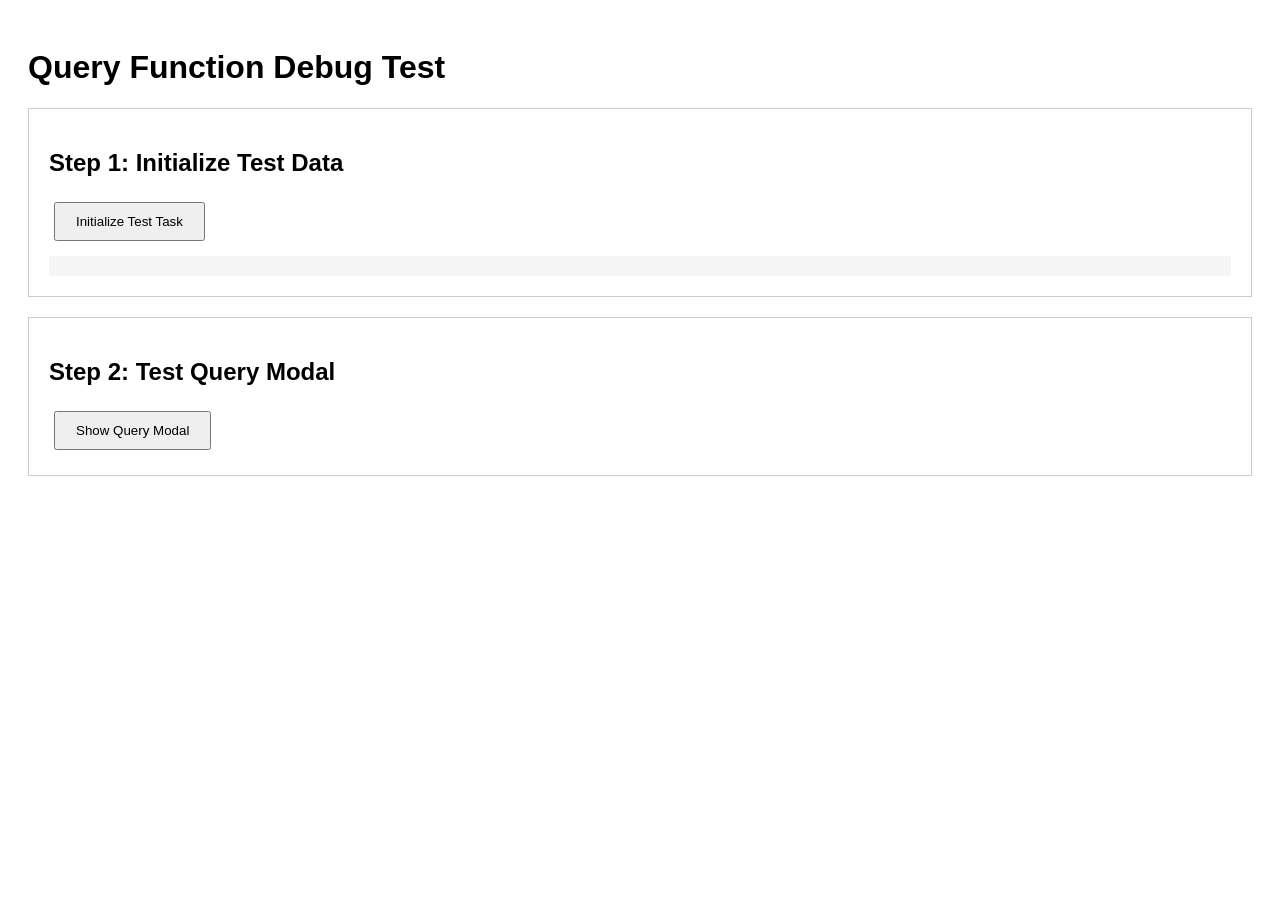
<file: debug-query.html>
<!DOCTYPE html>
<html>
<head>
    <title>Query Function Debug Test</title>
    <style>
        body { font-family: Arial, sans-serif; padding: 20px; }
        .test-section { margin: 20px 0; padding: 20px; border: 1px solid #ccc; }
        button { padding: 10px 20px; margin: 5px; cursor: pointer; }
        #debugOutput { background: #f5f5f5; padding: 10px; margin-top: 10px; }
        .modal { display: none; }
    </style>
</head>
<body>
    <h1>Query Function Debug Test</h1>

    <div class="test-section">
        <h2>Step 1: Initialize Test Data</h2>
        <button onclick="initializeTestData()">Initialize Test Task</button>
        <div id="debugOutput"></div>
    </div>

    <div class="test-section">
        <h2>Step 2: Test Query Modal</h2>
        <button onclick="showBsmQueryInput()">Show Query Modal</button>
    </div>

    <!-- BSM Query Modal (copy from index.html) -->
    <div id="bsmQueryModal" class="modal" style="display: none; position: fixed; top: 0; left: 0; width: 100%; height: 100%; background: rgba(0,0,0,0.5); z-index: 9999;">
        <div class="modal-content" style="position: absolute; top: 50%; left: 50%; transform: translate(-50%, -50%); background: white; padding: 20px; border-radius: 8px; width: 90%; max-width: 500px;">
            <h5 class="mb-3">Raise Query</h5>
            <div class="mb-3">
                <label for="bsmQueryDetails" class="form-label">Query Details <span class="text-danger">*</span></label>
                <textarea
                    class="form-control"
                    id="bsmQueryDetails"
                    rows="4"
                    placeholder="Enter your query details..."
                ></textarea>
                <div class="invalid-feedback">Please enter query details</div>
            </div>
            <div class="d-flex gap-2">
                <button class="btn btn-primary" onclick="submitBsmQuery()">
                    <i class="bi bi-send me-2"></i>Submit Query
                </button>
                <button class="btn btn-secondary" onclick="closeBsmQueryModal()">
                    Cancel
                </button>
            </div>
        </div>
    </div>

    <script src="js/app-full.js"></script>
    <script>
        // Test functions
        function initializeTestData() {
            const output = document.getElementById('debugOutput');

            // Create test currentTask
            window.currentTask = {
                id: 'TEST001',
                customerName: 'Test Customer',
                phone: '9876543210',
                bank: 'hdfc',
                loanType: 'home-loan',
                loanAmount: 5000000,
                status: 'in-progress',
                currentStage: 'PARALLEL_PROCESSING',
                currentAssignee: 'emp004',
                createdBy: 'user001',
                createdAt: new Date().toISOString(),
                dueDate: '2025-01-20',
                applicationNumber: 'HL20250113001',
                parallelStages: {
                    'BSM_OSV': {
                        assignee: 'emp004',
                        status: 'pending',
                        completed: false,
                        queries: []
                    },
                    'LEGAL': {
                        assignee: 'legal001',
                        status: 'pending',
                        completed: false
                    },
                    'TECHNICAL': {
                        assignee: 'branch001',
                        status: 'pending',
                        completed: false
                    }
                },
                completedStages: ['INITIATION', 'DOCUMENT_COLLECTION', 'DATA_ENTRY'],
                history: []
            };

            // Create test currentUser
            window.currentUser = {
                id: 'emp004',
                name: 'Test Bank Employee',
                role: 'bank-employee',
                bank: 'hdfc',
                branch: 'main'
            };

            // Test if functions exist
            const tests = [
                { name: 'showBsmQueryInput', func: typeof window.showBsmQueryInput },
                { name: 'submitBsmQuery', func: typeof window.submitBsmQuery },
                { name: 'closeBsmQueryModal', func: typeof window.closeBsmQueryModal },
                { name: 'currentTask', value: !!window.currentTask },
                { name: 'currentUser', value: !!window.currentUser },
                { name: 'parallelStages exists', value: !!(window.currentTask && window.currentTask.parallelStages) }
            ];

            output.innerHTML = '<h3>Test Results:</h3>' +
                tests.map(t => `<p>${t.name}: ${t.func || t.value ? '✅ OK' : '❌ Missing'}</p>`).join('') +
                `<h4>Current Task:</h4><pre>${JSON.stringify(window.currentTask, null, 2)}</pre>` +
                `<h4>Current User:</h4><pre>${JSON.stringify(window.currentUser, null, 2)}</pre>`;
        }

        // Override functions with additional logging
        const originalShowBsmQueryInput = window.showBsmQueryInput;
        window.showBsmQueryInput = function() {
            console.log('showBsmQueryInput wrapper called');
            if (originalShowBsmQueryInput) {
                originalShowBsmQueryInput();
            } else {
                // Fallback implementation
                const modal = document.getElementById('bsmQueryModal');
                if (modal) {
                    modal.style.display = 'block';
                    console.log('Modal shown via fallback');
                }
            }
        };

        const originalSubmitBsmQuery = window.submitBsmQuery;
        window.submitBsmQuery = function() {
            console.log('submitBsmQuery wrapper called');
            console.log('currentTask:', window.currentTask);

            if (!window.currentTask) {
                alert('Error: No task loaded. Please initialize test data first.');
                return;
            }

            const queryText = document.getElementById('bsmQueryDetails').value.trim();
            if (queryText) {
                alert('Query submitted successfully: ' + queryText);
                closeBsmQueryModal();
            } else {
                alert('Please enter query details');
            }

            if (originalSubmitBsmQuery) {
                originalSubmitBsmQuery();
            }
        };

        const originalCloseBsmQueryModal = window.closeBsmQueryModal;
        window.closeBsmQueryModal = function() {
            console.log('closeBsmQueryModal wrapper called');
            const modal = document.getElementById('bsmQueryModal');
            if (modal) {
                modal.style.display = 'none';
            }
            if (originalCloseBsmQueryModal) {
                originalCloseBsmQueryModal();
            }
        };
    </script>
</body>
</html>
</file>
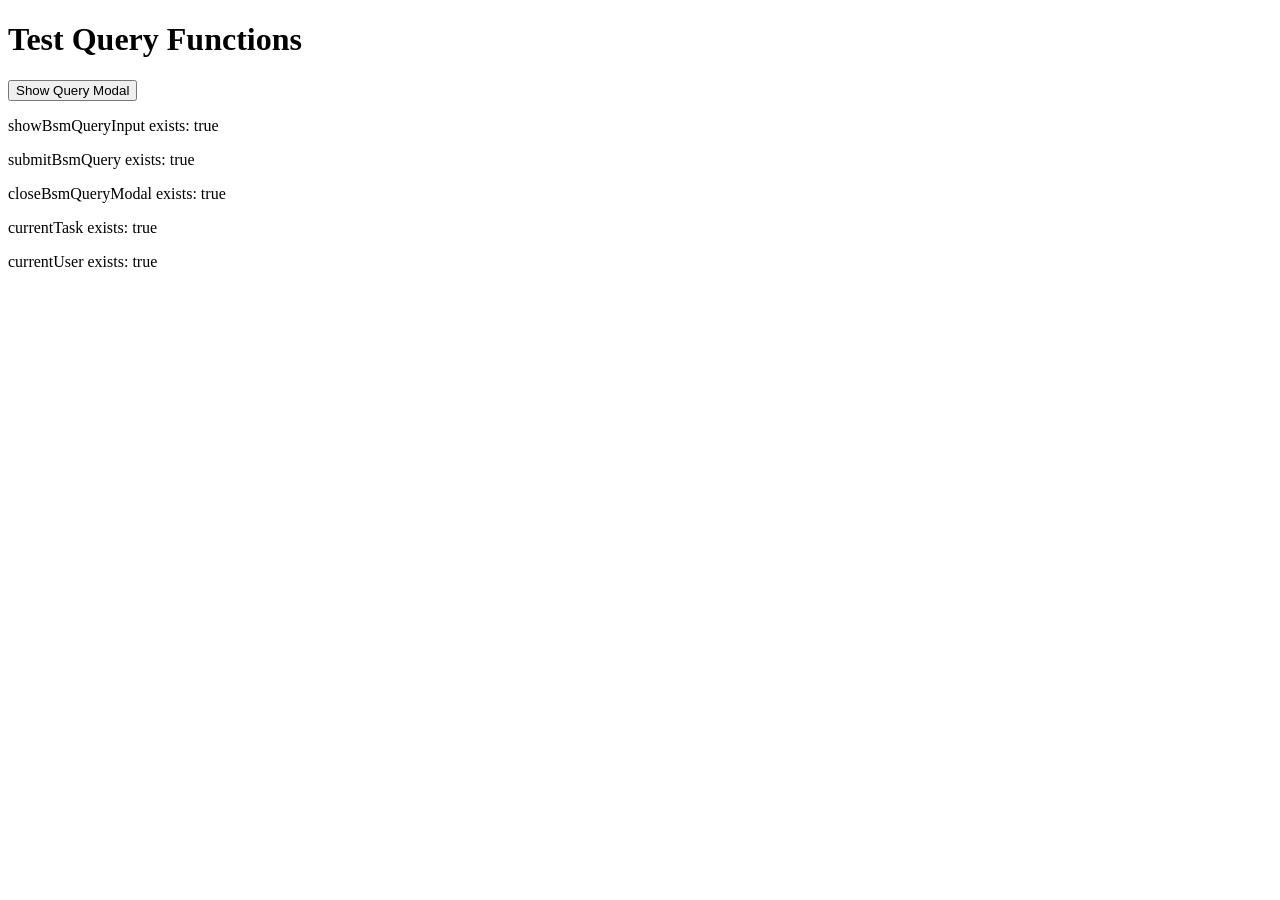
<file: test-query.html>
<!DOCTYPE html>
<html>
<head>
    <title>Test Query Functions</title>
</head>
<body>
    <h1>Test Query Functions</h1>
    <button onclick="showBsmQueryInput()">Show Query Modal</button>

    <div id="bsmQueryModal" class="modal" style="display: none; position: fixed; top: 0; left: 0; width: 100%; height: 100%; background: rgba(0,0,0,0.5); z-index: 9999;">
        <div class="modal-content" style="position: absolute; top: 50%; left: 50%; transform: translate(-50%, -50%); background: white; padding: 20px; border-radius: 8px; width: 90%; max-width: 500px;">
            <h5 class="mb-3">Raise Query</h5>
            <div class="mb-3">
                <label for="bsmQueryDetails" class="form-label">Query Details <span class="text-danger">*</span></label>
                <textarea
                    class="form-control"
                    id="bsmQueryDetails"
                    rows="4"
                    placeholder="Enter your query details..."
                ></textarea>
                <div class="invalid-feedback">Please enter query details</div>
            </div>
            <div class="d-flex gap-2">
                <button class="btn btn-primary" onclick="submitBsmQuery()">
                    <i class="bi bi-send me-2"></i>Submit Query
                </button>
                <button class="btn btn-secondary" onclick="closeBsmQueryModal()">
                    Cancel
                </button>
            </div>
        </div>
    </div>

    <div id="output"></div>

    <script src="js/app-full.js"></script>
    <script>
        // Check if functions exist
        const output = document.getElementById('output');
        output.innerHTML = `
            <p>showBsmQueryInput exists: ${typeof showBsmQueryInput !== 'undefined'}</p>
            <p>submitBsmQuery exists: ${typeof submitBsmQuery !== 'undefined'}</p>
            <p>closeBsmQueryModal exists: ${typeof closeBsmQueryModal !== 'undefined'}</p>
            <p>currentTask exists: ${typeof currentTask !== 'undefined'}</p>
            <p>currentUser exists: ${typeof currentUser !== 'undefined'}</p>
        `;

        // Override for testing
        function submitBsmQuery() {
            console.log('submitBsmQuery called');
            const queryText = document.getElementById('bsmQueryDetails').value.trim();
            if (queryText) {
                alert('Query submitted: ' + queryText);
                closeBsmQueryModal();
            } else {
                alert('Please enter query details');
            }
        }
    </script>
</body>
</html>
</file>
<file: css/theme.css>
/* =============================================================================
   Loan Processing System - Theme Variables
   =============================================================================
   This file contains all theme-specific CSS variables that can be easily
   modified to change the visual appearance of the entire application.
   ============================================================================= */

:root {
  /* Brand Colors */
  --primary-color: #e07a1c;
  --secondary-color: #bc305d;

  /* Status Colors */
  --success-color: #EAF7EB;
  --success-text: #0f5132;
  --success-border: #a7d7a9;
  --danger-color: #d13669;
  --danger-text: #ffffff;
  --danger-border: #b8305a;
  --warning-color: #FEEDE4;
  --warning-text: #664d03;
  --warning-border: #f3cbb0;
  --info-color: #CBEFF9;
  --info-text: #055160;
  --info-border: #9ec5d3;

  /* Primary Button Colors */
  --btn-primary-bg: var(--primary-color);
  --btn-primary-border: var(--primary-color);
  --btn-primary-hover-bg: #cc6d18;
  --btn-primary-hover-border: #bb6316;
  --btn-primary-active-bg: #b35e15;
  --btn-primary-active-border: #a65413;
  --btn-primary-text: #ffffff;
  --btn-primary-shadow: 0 4px 14px rgba(224, 122, 28, 0.3);

  /* Secondary Button Colors */
  --btn-secondary-bg: var(--secondary-color);
  --btn-secondary-border: var(--secondary-color);
  --btn-secondary-hover-bg: #a72b50;
  --btn-secondary-hover-border: #9c2648;
  --btn-secondary-active-bg: #962444;
  --btn-secondary-active-border: #8b2140;
  --btn-secondary-text: #ffffff;
  --btn-secondary-shadow: 0 4px 14px rgba(188, 48, 93, 0.3);

  /* Success Button Colors */
  --btn-success-bg: var(--success-color);
  --btn-success-border: var(--success-border);
  --btn-success-hover-bg: #d1ecd3;
  --btn-success-hover-border: #95c99a;
  --btn-success-active-bg: #bae1bd;
  --btn-success-active-border: #84b889;
  --btn-success-text: var(--success-text);
  --btn-success-shadow: 0 4px 14px rgba(234, 247, 235, 0.5);

  /* Danger Button Colors */
  --btn-danger-bg: var(--danger-color);
  --btn-danger-border: var(--danger-color);
  --btn-danger-hover-bg: #c02f5c;
  --btn-danger-hover-border: #b42c56;
  --btn-danger-active-bg: #aa2f53;
  --btn-danger-active-border: #9e2c4d;
  --btn-danger-text: var(--danger-text);
  --btn-danger-shadow: 0 4px 14px rgba(209, 54, 105, 0.3);

  /* Warning Button Colors */
  --btn-warning-bg: var(--warning-color);
  --btn-warning-border: var(--warning-border);
  --btn-warning-hover-bg: #fde6d0;
  --btn-warning-hover-border: #f0c0a0;
  --btn-warning-active-bg: #fbdcbb;
  --btn-warning-active-border: #e8b48a;
  --btn-warning-text: var(--warning-text);
  --btn-warning-shadow: 0 4px 14px rgba(254, 237, 228, 0.5);

  /* Info Button Colors */
  --btn-info-bg: var(--info-color);
  --btn-info-border: var(--info-border);
  --btn-info-hover-bg: #b5e6f3;
  --btn-info-hover-border: #8fd1e6;
  --btn-info-active-bg: #9fd9eb;
  --btn-info-active-border: #7fc2df;
  --btn-info-text: var(--info-text);
  --btn-info-shadow: 0 4px 14px rgba(203, 239, 249, 0.5);

  /* Outline Button Variants */
  --btn-outline-primary-border: var(--primary-color);
  --btn-outline-primary-text: var(--primary-color);
  --btn-outline-primary-hover-bg: var(--primary-color);
  --btn-outline-primary-hover-text: #ffffff;

  --btn-outline-secondary-border: var(--secondary-color);
  --btn-outline-secondary-text: var(--secondary-color);
  --btn-outline-secondary-hover-bg: var(--secondary-color);
  --btn-outline-secondary-hover-text: #ffffff;

  --btn-outline-success-border: var(--success-border);
  --btn-outline-success-text: var(--success-text);
  --btn-outline-success-hover-bg: var(--success-color);
  --btn-outline-success-hover-text: var(--success-text);

  --btn-outline-danger-border: var(--danger-color);
  --btn-outline-danger-text: var(--danger-color);
  --btn-outline-danger-hover-bg: var(--danger-color);
  --btn-outline-danger-hover-text: #ffffff;

  --btn-outline-warning-border: var(--warning-border);
  --btn-outline-warning-text: var(--warning-text);
  --btn-outline-warning-hover-bg: var(--warning-color);
  --btn-outline-warning-hover-text: var(--warning-text);

  --btn-outline-info-border: var(--info-border);
  --btn-outline-info-text: var(--info-text);
  --btn-outline-info-hover-bg: var(--info-color);
  --btn-outline-info-hover-text: var(--info-text);

  /* Gradient Backgrounds */
  --gradient-primary: linear-gradient(135deg, var(--primary-color) 0%, #cc6d18 100%);
  --gradient-secondary: linear-gradient(135deg, var(--secondary-color) 0%, #a72b50 100%);

  /* Neutral Colors */
  --gray-50: #f9fafb;
  --gray-100: #f3f4f6;
  --gray-200: #e5e7eb;
  --gray-300: #d1d5db;
  --gray-400: #9ca3af;
  --gray-500: #6b7280;
  --gray-600: #4b5563;
  --gray-700: #374151;
  --gray-800: #1f2937;
  --gray-900: #111827;

  /* Text Colors */
  --text-primary: var(--gray-900);
  --text-secondary: var(--gray-600);
  --text-muted: var(--gray-500);
  --text-inverse: #ffffff;

  /* Background Colors */
  --bg-primary: #ffffff;
  --bg-secondary: var(--gray-50);
  --bg-light: #f8f9fa;
  --bg-dark: var(--gray-800);

  /* Border Colors */
  --border-color: var(--gray-200);
  --border-light: var(--gray-100);
  --border-dark: var(--gray-300);

  /* Shadow Effects */
  --shadow-xs: 0 1px 2px rgba(0, 0, 0, 0.05);
  --shadow-sm: 0 1px 3px rgba(0, 0, 0, 0.1);
  --shadow-md: 0 4px 6px rgba(0, 0, 0, 0.1);
  --shadow-lg: 0 10px 25px rgba(0, 0, 0, 0.1);
  --shadow-xl: 0 20px 40px rgba(0, 0, 0, 0.15);

  /* Animation Duration */
  --transition-fast: 0.15s;
  --transition-base: 0.3s;
  --transition-slow: 0.5s;

  /* Border Radius */
  --radius-sm: 0.25rem;
  --radius-md: 0.375rem;
  --radius-lg: 0.5rem;
  --radius-xl: 0.75rem;
  --radius-2xl: 1rem;
  --radius-full: 9999px;

  /* Spacing Scale */
  --space-1: 0.25rem;
  --space-2: 0.5rem;
  --space-3: 0.75rem;
  --space-4: 1rem;
  --space-5: 1.25rem;
  --space-6: 1.5rem;
  --space-8: 2rem;
  --space-10: 2.5rem;
  --space-12: 3rem;
  --space-16: 4rem;
  --space-20: 5rem;

  /* Font Sizes */
  --text-xs: 0.75rem;
  --text-sm: 0.875rem;
  --text-base: 1rem;
  --text-lg: 1.125rem;
  --text-xl: 1.25rem;
  --text-2xl: 1.5rem;
  --text-3xl: 1.875rem;
  --text-4xl: 2.25rem;

  /* Z-Index Scale */
  --z-dropdown: 1000;
  --z-sticky: 1020;
  --z-fixed: 1030;
  --z-modal-backdrop: 1040;
  --z-modal: 1050;
  --z-popover: 1060;
  --z-tooltip: 1070;
  --z-toast: 1080;
}

/* Dark Theme Variables */
@media (prefers-color-scheme: dark) {
  :root {
    --text-primary: var(--gray-100);
    --text-secondary: var(--gray-300);
    --text-muted: var(--gray-400);

    --bg-primary: var(--gray-900);
    --bg-secondary: var(--gray-800);
    --bg-light: var(--gray-700);
    --bg-dark: #000000;

    --border-color: var(--gray-600);
    --border-light: var(--gray-700);
    --border-dark: var(--gray-500);
  }
}

/* High Contrast Mode */
@media (prefers-contrast: high) {
  :root {
    --btn-primary-bg: #000000;
    --btn-primary-border: #000000;
    --btn-secondary-bg: #ffffff;
    --btn-secondary-border: #000000;
    --btn-secondary-text: #000000;
    --border-color: #000000;
  }
}

/* Bootstrap Button Overrides - Must be loaded after Bootstrap CSS */
.btn-primary {
  background-color: var(--btn-primary-bg) !important;
  border-color: var(--btn-primary-border) !important;
  color: var(--btn-primary-text) !important;
  box-shadow: var(--btn-primary-shadow);
  transition: all var(--transition-base) ease;
}

.btn-primary:hover,
.btn-primary:focus {
  background-color: var(--btn-primary-hover-bg) !important;
  border-color: var(--btn-primary-hover-border) !important;
  transform: translateY(-1px);
  box-shadow: 0 6px 20px rgba(242, 137, 32, 0.4);
}

.btn-primary:active,
.btn-primary.active {
  background-color: var(--btn-primary-active-bg) !important;
  border-color: var(--btn-primary-active-border) !important;
  transform: translateY(0);
}

.btn-secondary {
  background-color: var(--btn-secondary-bg) !important;
  border-color: var(--btn-secondary-border) !important;
  color: var(--btn-secondary-text) !important;
  box-shadow: var(--btn-secondary-shadow);
  transition: all var(--transition-base) ease;
}

.btn-secondary:hover,
.btn-secondary:focus {
  background-color: var(--btn-secondary-hover-bg) !important;
  border-color: var(--btn-secondary-hover-border) !important;
  transform: translateY(-1px);
  box-shadow: 0 6px 20px rgba(209, 54, 105, 0.4);
}

.btn-secondary:active,
.btn-secondary.active {
  background-color: var(--btn-secondary-active-bg) !important;
  border-color: var(--btn-secondary-active-border) !important;
  transform: translateY(0);
}

.btn-outline-primary {
  border-color: var(--btn-outline-primary-border) !important;
  color: var(--btn-outline-primary-text) !important;
  background-color: transparent !important;
  transition: all var(--transition-base) ease;
}

.btn-outline-primary:hover,
.btn-outline-primary:focus {
  background-color: var(--btn-outline-primary-hover-bg) !important;
  color: var(--btn-outline-primary-hover-text) !important;
  transform: translateY(-1px);
}

.btn-outline-secondary {
  border-color: var(--btn-outline-secondary-border) !important;
  color: var(--btn-outline-secondary-text) !important;
  background-color: transparent !important;
  transition: all var(--transition-base) ease;
}

.btn-outline-secondary:hover,
.btn-outline-secondary:focus {
  background-color: var(--btn-outline-secondary-hover-bg) !important;
  color: var(--btn-outline-secondary-hover-text) !important;
  transform: translateY(-1px);
}

/* Special button variations */
.btn-gradient {
  background: var(--gradient-primary) !important;
  border: none !important;
  color: white !important;
}

.btn-gradient:hover {
  background: linear-gradient(135deg, #e07a1c 0%, #d66f0f 100%) !important;
  transform: translateY(-1px);
}

.btn-gradient-secondary {
  background: var(--gradient-secondary) !important;
  border: none !important;
  color: white !important;
}

.btn-gradient-secondary:hover {
  background: linear-gradient(135deg, #a72b50 0%, #9c2648 100%) !important;
  transform: translateY(-1px);
}

/* Additional Bootstrap Button Overrides */
.btn-success {
  background-color: var(--btn-success-bg) !important;
  border-color: var(--btn-success-border) !important;
  color: var(--btn-success-text) !important;
  box-shadow: var(--btn-success-shadow);
  transition: all var(--transition-base) ease;
}

.btn-success:hover,
.btn-success:focus {
  background-color: var(--btn-success-hover-bg) !important;
  border-color: var(--btn-success-hover-border) !important;
  transform: translateY(-1px);
  box-shadow: 0 6px 20px rgba(234, 247, 235, 0.6);
}

.btn-success:active,
.btn-success.active {
  background-color: var(--btn-success-active-bg) !important;
  border-color: var(--btn-success-active-border) !important;
  transform: translateY(0);
}

.btn-danger {
  background-color: var(--btn-danger-bg) !important;
  border-color: var(--btn-danger-border) !important;
  color: var(--btn-danger-text) !important;
  box-shadow: var(--btn-danger-shadow);
  transition: all var(--transition-base) ease;
}

.btn-danger:hover,
.btn-danger:focus {
  background-color: var(--btn-danger-hover-bg) !important;
  border-color: var(--btn-danger-hover-border) !important;
  transform: translateY(-1px);
  box-shadow: 0 6px 20px rgba(209, 54, 105, 0.4);
}

.btn-danger:active,
.btn-danger.active {
  background-color: var(--btn-danger-active-bg) !important;
  border-color: var(--btn-danger-active-border) !important;
  transform: translateY(0);
}

.btn-warning {
  background-color: var(--btn-warning-bg) !important;
  border-color: var(--btn-warning-border) !important;
  color: var(--btn-warning-text) !important;
  box-shadow: var(--btn-warning-shadow);
  transition: all var(--transition-base) ease;
}

.btn-warning:hover,
.btn-warning:focus {
  background-color: var(--btn-warning-hover-bg) !important;
  border-color: var(--btn-warning-hover-border) !important;
  transform: translateY(-1px);
  box-shadow: 0 6px 20px rgba(254, 237, 228, 0.6);
}

.btn-warning:active,
.btn-warning.active {
  background-color: var(--btn-warning-active-bg) !important;
  border-color: var(--btn-warning-active-border) !important;
  transform: translateY(0);
}

.btn-info {
  background-color: var(--btn-info-bg) !important;
  border-color: var(--btn-info-border) !important;
  color: var(--btn-info-text) !important;
  box-shadow: var(--btn-info-shadow);
  transition: all var(--transition-base) ease;
}

.btn-info:hover,
.btn-info:focus {
  background-color: var(--btn-info-hover-bg) !important;
  border-color: var(--btn-info-hover-border) !important;
  transform: translateY(-1px);
  box-shadow: 0 6px 20px rgba(203, 239, 249, 0.6);
}

.btn-info:active,
.btn-info.active {
  background-color: var(--btn-info-active-bg) !important;
  border-color: var(--btn-info-active-border) !important;
  transform: translateY(0);
}

/* Outline variants for all buttons */
.btn-outline-success {
  border-color: var(--btn-outline-success-border) !important;
  color: var(--btn-outline-success-text) !important;
  background-color: transparent !important;
  transition: all var(--transition-base) ease;
}

.btn-outline-success:hover,
.btn-outline-success:focus {
  background-color: var(--btn-outline-success-hover-bg) !important;
  color: var(--btn-outline-success-hover-text) !important;
  transform: translateY(-1px);
}

.btn-outline-danger {
  border-color: var(--btn-outline-danger-border) !important;
  color: var(--btn-outline-danger-text) !important;
  background-color: transparent !important;
  transition: all var(--transition-base) ease;
}

.btn-outline-danger:hover,
.btn-outline-danger:focus {
  background-color: var(--btn-outline-danger-hover-bg) !important;
  color: var(--btn-outline-danger-hover-text) !important;
  transform: translateY(-1px);
}

.btn-outline-warning {
  border-color: var(--btn-outline-warning-border) !important;
  color: var(--btn-outline-warning-text) !important;
  background-color: transparent !important;
  transition: all var(--transition-base) ease;
}

.btn-outline-warning:hover,
.btn-outline-warning:focus {
  background-color: var(--btn-outline-warning-hover-bg) !important;
  color: var(--btn-outline-warning-hover-text) !important;
  transform: translateY(-1px);
}

.btn-outline-info {
  border-color: var(--btn-outline-info-border) !important;
  color: var(--btn-outline-info-text) !important;
  background-color: transparent !important;
  transition: all var(--transition-base) ease;
}

.btn-outline-info:hover,
.btn-outline-info:focus {
  background-color: var(--btn-outline-info-hover-bg) !important;
  color: var(--btn-outline-info-hover-text) !important;
  transform: translateY(-1px);
}

/* Modal Styles */
.modal {
  z-index: 998;
}

.modal-dialog {
  width: 95% !important;
  min-width: 95% !important;
  max-width: 95% !important;
  margin: 0 auto !important;
  display: flex !important;
  align-items: center !important;
  min-height: 100vh !important;
  justify-content: center !important;
  padding: 1rem !important;
}

.modal-content {
  width: 100% !important;
  max-width: 95% !important;
  margin: 0 !important;
  border-radius: var(--radius-xl) !important;
  box-shadow: var(--shadow-xl) !important;
  border: none !important;
}

.modal-body {
  padding: 1.5rem !important;
}

.modal-header {
  padding: 1rem 1.5rem !important;
  border-bottom: 1px solid var(--border-light) !important;
}

.modal-footer {
  padding: 1rem 1.5rem !important;
  border-top: 1px solid var(--border-light) !important;
}

/* Ensure modal is vertically centered */
.modal.show {
  display: flex !important;
  align-items: center !important;
  justify-content: center !important;
}

.modal-backdrop {
  z-index: 997 !important;
}

/* Fix for modal content overflow */
.modal-content {
  overflow: hidden !important;
  max-height: 90vh !important;
  display: flex !important;
  flex-direction: column !important;
}

.modal-body {
  overflow-y: auto !important;
  flex: 1 !important;
}

/* Special handling for mobile */
@media (max-width: 576px) {
  .modal-dialog {
    width: 100% !important;
    min-width: 100% !important;
    max-width: 100% !important;
    margin: 0 !important;
    padding: 0.5rem !important;
    min-height: 100vh !important;
  }

  .modal-content {
    border-radius: 0 !important;
    max-height: 100vh !important;
    min-height: 100vh !important;
  }
}

/* Ensure modal stays centered on scroll */
.modal {
  position: fixed !important;
  top: 0 !important;
  left: 0 !important;
  width: 100% !important;
  height: 100% !important;
  z-index: 998 !important;
}

/* Input field type indicators */
.phone-input::after {
  content: " (Numbers only)";
  font-size: 0.8em;
  color: var(--text-muted);
  margin-left: 0.5rem;
}

.whole-number-input::after {
  content: " (Whole numbers only)";
  font-size: 0.8em;
  color: var(--text-muted);
  margin-left: 0.5rem;
}

.decimal-input::after {
  content: " (Decimal allowed)";
  font-size: 0.8em;
  color: var(--text-muted);
  margin-left: 0.5rem;
}

/* Validation Error Messages */
.invalid-feedback {
  font-size: var(--text-sm);
  color: var(--danger-color);
  display: flex;
  align-items: center;
  margin-top: var(--space-1);
  animation: fadeIn 0.2s ease-out;
}

.invalid-feedback i {
  margin-right: var(--space-1);
  flex-shrink: 0;
}

.validation-error {
  font-size: var(--text-sm);
  color: var(--danger-color);
  display: flex;
  align-items: center;
  margin-top: var(--space-1);
  animation: fadeIn 0.2s ease-out;
}

.validation-error i {
  margin-right: var(--space-1);
  flex-shrink: 0;
}

@keyframes fadeIn {
  from {
    opacity: 0;
    transform: translateY(-5px);
  }
  to {
    opacity: 1;
    transform: translateY(0);
  }
}

/* Input group adjustments for validation errors */
.input-group ~ .invalid-feedback {
  margin-top: var(--space-1);
}

/* Form control with validation */
.form-control.is-invalid,
.form-select.is-invalid {
  border-color: var(--danger-color) !important;
  background-image: none !important;
}

.form-control.is-invalid:focus,
.form-select.is-invalid:focus {
  border-color: var(--danger-color) !important;
  box-shadow: 0 0 0 0.2rem rgba(209, 54, 105, 0.25) !important;
}

/* Custom styles for invalid feedback */
.invalid-feedback,
.validation-error {
  width: 100%;
  margin-top: 0.25rem;
  font-size: 0.875em;
  color: var(--danger-color);
}

/* Ensure validation errors are visible */
.invalid-feedback[style*="display: flex"],
.validation-error {
  display: flex !important;
}
</file>
<file: css/responsive.css>
/* Responsive Design for Loan Processing System */

/* Import theme variables - theme.css should be loaded before this file */
/* Additional responsive-specific variables */
:root {
    /* Safe area insets for mobile devices */
    --safe-area-top: env(safe-area-inset-top, 0);
    --safe-area-bottom: env(safe-area-inset-bottom, 0);
    --safe-area-left: env(safe-area-inset-left, 0);
    --safe-area-right: env(safe-area-inset-right, 0);
}

/* Base Styles */
* {
    box-sizing: border-box;
}

html {
    font-size: 16px;
    -webkit-text-size-adjust: 100%;
    -ms-text-size-adjust: 100%;
}

body {
    margin: 0;
    padding: 0;
    font-family: -apple-system, BlinkMacSystemFont, 'Segoe UI', 'Roboto', 'Oxygen', 'Ubuntu', 'Cantarell', sans-serif;
    background: var(--gradient-primary);
    min-height: 100vh;
    overflow-x: hidden;
}

/* Main App Container */
.app-container {
    width: 100%;
    height: 100vh;
    display: flex;
    flex-direction: column;
    background: #f8f9fa;
}

/* Status Bar */
.status-bar {
    background: var(--gradient-primary);
    color: white;
    padding: var(--safe-area-top) 16px 0;
    display: flex;
    justify-content: space-between;
    align-items: stretch;
    font-size: 14px;
    font-weight: 600;
    box-shadow: var(--shadow-sm);
    position: fixed;
    top: 0;
    left: 0;
    right: 0;
    z-index: 1000;
    height: calc(44px + var(--safe-area-top));
    min-height: 44px;
}

.status-left {
    display: flex;
    align-items: center;
    gap: 8px;
    height: 100%;
}

.status-right {
    display: flex;
    align-items: center;
    gap: 12px;
    height: 100%;
}

/* Notification Button */
.notification-btn {
    position: relative;
    background: none;
    border: none;
    color: white;
    font-size: 18px;
    padding: 4px;
    cursor: pointer;
    border-radius: 50%;
    transition: background-color 0.2s;
}

.notification-btn:hover {
    background-color: rgba(255, 255, 255, 0.1);
}

.notification-btn:active {
    background-color: rgba(255, 255, 255, 0.2);
}

/* Notification Badge */
.notification-badge {
    position: absolute;
    top: 0;
    right: 0;
    background: #ff3b30;
    color: white;
    font-size: 10px;
    font-weight: bold;
    padding: 2px 5px;
    border-radius: 10px;
    min-width: 16px;
    text-align: center;
    transform: translate(30%, -30%);
}

.status-center {
    flex: 1;
    display: flex;
    justify-content: center;
}

.user-role {
    cursor: pointer;
    padding: 2px 12px;
    background: rgba(255, 255, 255, 0.2);
    border-radius: 20px;
    font-size: 12px;
    transition: all 0.3s ease;
}

.user-role:hover {
    background: rgba(255, 255, 255, 0.3);
    transform: translateY(-1px);
}

/* User Switcher */
.user-switcher {
    position: absolute;
    top: calc(58px + var(--safe-area-top));
    right: 16px;
    background: white;
    border-radius: 12px;
    box-shadow: var(--shadow-lg);
    z-index: 9999;
    min-width: 280px;
    max-height: 80vh;
    overflow-y: auto;
    display: none;
}

.user-switcher.show {
    display: block;
    animation: slideDown 0.3s ease;
}

@keyframes slideDown {
    from {
        opacity: 0;
        transform: translateY(-10px);
    }
    to {
        opacity: 1;
        transform: translateY(0);
    }
}

.user-option {
    display: flex;
    align-items: center;
    padding: 12px 16px;
    cursor: pointer;
    transition: background-color 0.2s;
    border-bottom: 1px solid var(--border-color);
}

.user-option:last-child {
    border-bottom: none;
}

.user-option:hover {
    background-color: #f3f4f6;
}

.user-option.active {
    background-color: #e3f2fd;
}

.user-avatar {
    font-size: 24px;
    margin-right: 12px;
}

.user-info {
    flex: 1;
}

.user-name {
    font-size: 14px;
    font-weight: 600;
    color: #333;
}

.user-role-tag {
    font-size: 12px;
    color: #666;
}

/* Main Content Area */
.main-content {
    flex: 1;
    overflow: hidden;
    display: flex;
    flex-direction: column;
}

.content-wrapper {
    flex: 1;
    overflow-y: auto;
    -webkit-overflow-scrolling: touch;
    padding: 0;
    padding-bottom: calc(80px + var(--safe-area-bottom));
}

/* Custom scrollbar */
.content-wrapper::-webkit-scrollbar {
    width: 6px;
}

.content-wrapper::-webkit-scrollbar-track {
    background: transparent;
}

.content-wrapper::-webkit-scrollbar-thumb {
    background: rgba(0, 0, 0, 0.2);
    border-radius: 3px;
}

.content-wrapper::-webkit-scrollbar-thumb:hover {
    background: rgba(0, 0, 0, 0.3);
}

/* Tab Navigation */
.tab-navigation {
    display: flex;
    background: white;
    border-bottom: 1px solid var(--border-color);
    box-shadow: var(--shadow-sm);
    position: fixed;
    top: calc(44px + var(--safe-area-top));
    left: 0;
    right: 0;
    z-index: 996;
}

.nav-tab {
    flex: 1;
    padding: 12px 8px;
    background: none;
    border: none;
    color: #6b7280;
    cursor: pointer;
    transition: all 0.3s ease;
    display: flex;
    flex-direction: column;
    align-items: center;
    gap: 4px;
    font-size: 12px;
    font-weight: 500;
}

.nav-tab i {
    font-size: 20px;
}

.nav-tab:hover {
    color: var(--primary-color);
    background: #f9fafb;
}

.nav-tab.active {
    color: var(--primary-color);
    border-bottom: 2px solid var(--primary-color);
}

/* Tab Content */
.tab-content {
    flex: 1;
}

.tab-pane {
    display: none;
}

.tab-pane.active {
    display: block;
    animation: fadeIn 0.3s ease;
}

@keyframes fadeIn {
    from {
        opacity: 0;
        transform: translateY(10px);
    }
    to {
        opacity: 1;
        transform: translateY(0);
    }
}

/* Tab Content */
.tab-content {
    flex: 1;
    padding: 16px;
    /* Status bar + Tab nav + extra gap */
    padding-top: calc(44px + 48px + 40px + var(--safe-area-top));
}

/* Tab Header */
.tab-header {
    display: flex;
    justify-content: space-between;
    align-items: center;
    margin: 0 0 24px 0;
    padding: 0 4px;
    position: relative;
}

.tab-header h1 {
    font-size: 28px;
    font-weight: 700;
    color: var(--dark-color);
    margin: 0;
}

.header-actions {
    display: flex;
    gap: 12px;
}

/* Dashboard Stats */
.stats-grid {
    display: grid;
    grid-template-columns: repeat(auto-fit, minmax(200px, 1fr));
    gap: 16px;
    margin-bottom: 32px;
}

.stat-card {
    background: white;
    padding: 20px;
    border-radius: 12px;
    box-shadow: var(--shadow-sm);
    display: flex;
    align-items: center;
    gap: 16px;
    transition: all 0.3s ease;
}

.stat-card:hover {
    transform: translateY(-2px);
    box-shadow: var(--shadow-md);
}

.stat-icon {
    width: 48px;
    height: 48px;
    background: var(--gradient-primary);
    border-radius: 12px;
    display: flex;
    align-items: center;
    justify-content: center;
    color: white;
    font-size: 20px;
}

.stat-content {
    flex: 1;
}

.stat-value {
    font-size: 28px;
    font-weight: 700;
    color: var(--dark-color);
    line-height: 1;
}

.stat-label {
    font-size: 14px;
    color: #6b7280;
    margin-top: 4px;
}

/* Task Lists */
.task-list-container {
    margin-top: 32px;
}

.task-list-container h2 {
    font-size: 20px;
    font-weight: 600;
    color: var(--dark-color);
    margin-bottom: 16px;
    padding: 0 4px;
}

.task-list {
    display: flex;
    flex-direction: column;
    gap: 12px;
}

/* Task Items */
.task-item {
    background: white;
    padding: 16px;
    border-radius: 12px;
    box-shadow: var(--shadow-sm);
    cursor: pointer;
    transition: all 0.3s ease;
    border-left: 4px solid transparent;
}

.task-item:hover {
    transform: translateX(4px);
    box-shadow: var(--shadow-md);
}

.task-item.pending {
    border-left-color: #f59e0b;
}

.task-item.in-progress {
    border-left-color: #3b82f6;
}

.task-item.completed {
    border-left-color: #10b981;
}

.task-item.rejected {
    border-left-color: #ef4444;
}

.task-header {
    display: flex;
    justify-content: space-between;
    align-items: center;
    margin-bottom: 8px;
}

.task-number {
    font-weight: 600;
    color: var(--dark-color);
}

.task-status {
    padding: 4px 8px;
    border-radius: 20px;
    font-size: 11px;
    font-weight: 600;
    text-transform: uppercase;
}

.task-status.pending {
    background: #fef3c7;
    color: #92400e;
}

.task-status.in-progress {
    background: #dbeafe;
    color: #1e40af;
}

.task-status.completed {
    background: #d1fae5;
    color: #065f46;
}

.task-status.rejected {
    background: #fee2e2;
    color: #991b1b;
}

.task-customer {
    font-size: 16px;
    font-weight: 600;
    color: var(--dark-color);
    margin-bottom: 4px;
}

.task-details {
    display: flex;
    gap: 16px;
    font-size: 14px;
    color: #6b7280;
}

.task-owner {
    font-size: 12px;
    color: #9ca3af;
    margin-top: 4px;
}

/* Action Bar - Centered container for action buttons */
.action-bar {
    position: fixed;
    bottom: calc(24px + var(--safe-area-bottom));
    left: 20px;
    right: 20px;
    height: 56px;
    display: flex;
    justify-content: space-between;
    align-items: center;
    z-index: 1000;
    pointer-events: none; /* Allows clicking through empty space */
}

/* Action Buttons */
.action-btn {
    width: 56px;
    height: 56px;
    background: var(--gradient-primary);
    border-radius: 50%;
    display: flex;
    align-items: center;
    justify-content: center;
    color: white;
    font-size: 24px;
    box-shadow: var(--shadow-lg);
    cursor: pointer;
    transition: all var(--transition-base) ease;
    border: none;
    outline: none;
    pointer-events: auto; /* Re-enable pointer events for buttons */
}

.action-btn:hover {
    transform: scale(1.1);
    box-shadow: 0 15px 30px rgba(0, 0, 0, 0.2);
}

.action-btn:active {
    transform: scale(0.95);
}

/* Center Actions - For any future center buttons */
.center-actions {
    flex: 1;
    display: flex;
    justify-content: center;
    align-items: center;
    gap: 16px;
    pointer-events: auto; /* Re-enable pointer events for center actions */
}

/* Legacy FAB class - keeping for backward compatibility */
.fab {
    position: fixed;
    bottom: calc(24px + var(--safe-area-bottom));
    right: 24px;
    width: 56px;
    height: 56px;
    background: var(--gradient-primary);
    border-radius: 50%;
    display: flex;
    align-items: center;
    justify-content: center;
    color: white;
    font-size: 24px;
    box-shadow: var(--shadow-lg);
    cursor: pointer;
    transition: all var(--transition-base) ease;
    z-index: 1000;
    border: none;
    outline: none;
}

.fab:hover {
    transform: scale(1.1);
    box-shadow: 0 15px 30px rgba(0, 0, 0, 0.2);
}

.fab:active {
    transform: scale(0.95);
}

/* Responsive Breakpoints */

/* Mobile (Portrait) - Default styles above */
@media (max-width: 480px) {
    html {
        font-size: 14px;
    }

    .content-wrapper {
        padding: 12px;
    }

    .detail-content .action-buttons {
        bottom: calc(1px + var(--safe-area-bottom)) !important;
        padding: 12px 16px;
    }

    .detail-screen .d-flex.gap-2 {
        bottom: calc(1px + var(--safe-area-bottom)) !important;
        padding: 12px 16px;
    }

    .detail-content {
        padding-bottom: calc(90px + var(--safe-area-bottom));
    }

    .stats-grid {
        grid-template-columns: repeat(2, 1fr);
        gap: 12px;
    }

    .stat-card {
        padding: 16px;
    }

    .stat-icon {
        width: 40px;
        height: 40px;
        font-size: 18px;
    }

    .stat-value {
        font-size: 24px;
    }

    .tab-header {
        flex-direction: column;
        align-items: flex-start;
        gap: 12px;
    }

    .tab-header h1 {
        font-size: 24px;
    }

    .task-header {
        flex-direction: column;
        align-items: flex-start;
        gap: 4px;
    }

    .task-details {
        flex-direction: column;
        gap: 4px;
    }

    .user-switcher {
        width: calc(100% - 32px);
        right: 16px;
        left: 16px;
    }
}

/* Mobile (Landscape) */
@media (max-width: 768px) and (orientation: landscape) {
    .status-bar {
        padding: var(--safe-area-top) 16px 0;
        height: calc(36px + var(--safe-area-top));
        min-height: 36px;
    }

    .tab-navigation {
        top: calc(36px + var(--safe-area-top));
    }

    .content-wrapper {
        padding: 8px;
    }

    .stats-grid {
        grid-template-columns: repeat(4, 1fr);
        gap: 8px;
    }

    .stat-card {
        padding: 12px 8px;
    }

    .stat-icon {
        width: 32px;
        height: 32px;
        font-size: 16px;
    }

    .stat-value {
        font-size: 20px;
    }

    .stat-label {
        font-size: 11px;
    }

    .nav-tab {
        padding: 8px 4px;
        font-size: 10px;
    }

    .nav-tab i {
        font-size: 16px;
    }

    .action-bar {
        left: 16px;
        right: 16px;
        height: 48px;
        bottom: calc(16px + var(--safe-area-bottom));
    }

    .action-btn {
        width: 48px;
        height: 48px;
        font-size: 20px;
    }

    .fab {
        width: 48px;
        height: 48px;
        font-size: 20px;
        bottom: calc(16px + var(--safe-area-bottom));
        right: 16px;
    }
}

/* Tablet */
@media (min-width: 768px) and (max-width: 1024px) {
    .app-container {
        width: 100%;
        margin: 0;
    }

    .stats-grid {
        grid-template-columns: repeat(4, 1fr);
    }

    .task-list {
        display: grid;
        grid-template-columns: repeat(2, 1fr);
        gap: 16px;
    }

    /* Adjust tab content padding for tablet */
    .tab-content {
        /* Status bar + Tab nav + extra gap */
        padding-top: calc(44px + 44px + 40px + var(--safe-area-top));
    }
}

/* Desktop */
@media (min-width: 1025px) {
    .app-container {
        width: 100%;
        max-width: none;
        margin: 0;
        height: 100vh;
        border-radius: 0;
        overflow: hidden;
        box-shadow: none;
    }

    .stats-grid {
        grid-template-columns: repeat(4, 1fr);
    }

    .task-list {
        display: grid;
        grid-template-columns: repeat(3, 1fr);
        gap: 16px;
    }

    .tab-navigation {
        padding: 0 40px;
    }

    .content-wrapper {
        padding: 0;
    }

    /* Adjust tab content padding for desktop */
    .tab-content {
        padding: 24px 40px;
        /* Status bar + Tab nav + extra gap for desktop */
        padding-top: calc(44px + 44px + 50px + var(--safe-area-top));
    }

    .action-bar {
        left: 40px;
        right: 40px;
        height: 64px;
    }

    .action-btn {
        width: 64px;
        height: 64px;
        font-size: 28px;
    }

    .fab {
        width: 64px;
        height: 64px;
        font-size: 28px;
    }

    .detail-content .action-buttons {
        bottom: calc(1px + var(--safe-area-bottom)) !important;
        padding: 20px 40px;
    }

    .detail-screen .d-flex.gap-2 {
        bottom: calc(1px + var(--safe-area-bottom)) !important;
        padding: 20px 40px;
    }

    .detail-content {
        padding-bottom: calc(120px + var(--safe-area-bottom));
    }
}

/* Large Desktop */
@media (min-width: 1440px) {
    .app-container {
        width: 100%;
        max-width: none;
    }

    .task-list {
        grid-template-columns: repeat(4, 1fr);
    }
}

/* Ultra-wide Desktop */
@media (min-width: 1920px) {
    .app-container {
        width: 100%;
        max-width: none;
    }

    .task-list {
        grid-template-columns: repeat(5, 1fr);
    }
}

/* Dark Mode Support */
@media (prefers-color-scheme: dark) {
    :root {
        --light-color: #1f2937;
        --dark-color: #f9fafb;
        --border-color: #374151;
    }

    body {
        background: #111827;
    }

    .app-container {
        background: #1f2937;
    }

    .status-bar {
        background: var(--gradient-primary);
    }

    .tab-navigation {
        background: #374151;
        border-bottom-color: #4b5563;
    }

    .nav-tab {
        color: #9ca3af;
    }

    .nav-tab:hover {
        color: #818cf8;
        background: #374151;
    }

    .task-item,
    .stat-card {
        background: #374151;
        color: #f9fafb;
    }

    .task-customer {
        color: #f9fafb;
    }

    .task-details {
        color: #d1d5db;
    }

    .user-switcher {
        background: #374151;
        color: #f9fafb;
    }

    .user-option:hover {
        background: #4b5563;
    }
}

/* Print Styles */
@media print {
    .status-bar,
    .tab-navigation,
    .fab,
    .user-switcher {
        display: none !important;
    }

    .app-container {
        box-shadow: none;
        margin: 0;
        max-width: none;
        width: 100%;
    }

    .content-wrapper {
        padding: 0;
        overflow: visible;
    }
}

/* Accessibility */
@media (prefers-reduced-motion: reduce) {
    *,
    *::before,
    *::after {
        animation-duration: 0.01ms !important;
        animation-iteration-count: 1 !important;
        transition-duration: 0.01ms !important;
    }
}

/* Focus styles */
button:focus,
input:focus,
textarea:focus,
select:focus {
    outline: 2px solid var(--primary-color);
    outline-offset: 2px;
}

/* Empty States */
.empty-state {
    display: flex;
    flex-direction: column;
    align-items: center;
    justify-content: center;
    padding: 60px 20px;
    text-align: center;
}

.empty-icon {
    font-size: 64px;
    margin-bottom: 16px;
    opacity: 0.3;
}

.empty-title {
    font-size: 20px;
    font-weight: 600;
    color: var(--dark-color);
    margin-bottom: 8px;
}

.empty-desc {
    font-size: 14px;
    color: #6b7280;
}

/* Detail Screen Styles */
.detail-screen {
    position: fixed;
    top: calc(74px + var(--safe-area-top) + 48px) !important;
    left: 0;
    right: 0;
    bottom: 0;
    background: var(--bg-primary);
    z-index: 995;
    transform: translateX(100%);
    transition: transform 0.3s ease;
}

.detail-screen.active {
    transform: translateX(0);
}

.detail-header {
    display: flex;
    align-items: center;
    padding: calc(0px + var(--safe-area-top)) 16px 8px;
    background: var(--gradient-primary);
    color: white;
    position: sticky;
    top: 0;
    z-index: 999;
    box-shadow: var(--shadow-sm);
}

.back-btn {
    background: none;
    border: none;
    color: white;
    font-size: 24px;
    cursor: pointer;
    padding: 8px;
    margin-right: 12px;
    border-radius: var(--radius-md);
    transition: all var(--transition-base);
}

.back-btn:hover {
    background: rgba(255, 255, 255, 0.1);
}

.detail-title h2 {
    margin: 0;
    font-size: 18px;
    font-weight: 600;
}

.detail-title .subtitle {
    font-size: 13px;
    opacity: 0.9;
    margin-top: 2px;
}

.detail-content {
    flex: 1;
    overflow-y: auto;
    padding: 16px;
    padding-top: 16px;
    display: flex;
    flex-direction: column;
}

/* Detail Screen Action Buttons */
.detail-content .action-buttons {
    position: fixed !important;
    bottom: calc(24px + var(--safe-area-bottom)) !important;
    left: 0 !important;
    right: 0 !important;
    display: flex !important;
    justify-content: center !important;
    align-items: center;
    gap: 12px;
    padding: 16px 20px;
    background: white;
    /* box-shadow: 0 -2px 10px rgba(0, 0, 0, 0.1); */
    /* background: transparent; */
    box-shadow: none;
    z-index: 998;
}

.detail-content .action-buttons button {
    min-width: 120px;
}

/* Center all button containers in detail screens */
.detail-screen .d-flex {
    justify-content: center !important;
}

.detail-screen .d-flex.gap-2 {
    position: fixed !important;
    bottom: calc(1px + var(--safe-area-bottom)) !important;
    left: 0 !important;
    right: 0 !important;
    display: flex !important;
    justify-content: center !important;
    align-items: center;
    gap: 12px;
    padding: 16px 20px;
    background: white;
    box-shadow: 0 -2px 10px rgba(0, 0, 0, 0.1);
    z-index: 998;
}

/* Ensure modal buttons are also centered */
.modal-footer {
    display: flex !important;
    justify-content: center !important;
    gap: 12px;
}

.modal-footer button {
    min-width: 120px;
}

/* Add padding to detail-content to account for fixed bottom buttons */
.detail-content {
    padding-bottom: calc(100px + var(--safe-area-bottom));
}

/* Fix for technical valuation and similar screens where buttons are inside cards */
/* General rule for all detail screens with action buttons in cards */
.detail-screen .card .d-flex.gap-2 {
    position: fixed !important;
    bottom: calc(1px + var(--safe-area-bottom)) !important;
    left: 0 !important;
    right: 0 !important;
    display: flex !important;
    justify-content: center !important;
    align-items: center;
    gap: 12px;
    padding: 16px 20px;
    background: white;
    box-shadow: 0 -2px 10px rgba(0, 0, 0, 0.1);
    z-index: 998;
}

/* Specific fix for technical screen */
#technicalScreen .card-body .d-flex.gap-2,
#technicalScreen .card .d-flex.gap-2 {
    position: fixed !important;
    bottom: calc(1px + var(--safe-area-bottom)) !important;
    left: 0 !important;
    right: 0 !important;
    display: flex !important;
    justify-content: center !important;
    align-items: center;
    gap: 12px;
    padding: 16px 20px;
    background: white;
    box-shadow: 0 -2px 10px rgba(0, 0, 0, 0.1);
    z-index: 998;
}

/* Also fix for loan advisor section within technical screen */
#technicalLoanAdvisorSection .d-flex.gap-2 {
    position: fixed !important;
    bottom: calc(1px + var(--safe-area-bottom)) !important;
    left: 0 !important;
    right: 0 !important;
    display: flex !important;
    justify-content: center !important;
    align-items: center;
    gap: 12px;
    padding: 16px 20px;
    background: white;
    box-shadow: 0 -2px 10px rgba(0, 0, 0, 0.1);
    z-index: 998;
}

/* Also fix for BSM OSV screen buttons */
#bsmOsvScreen .card .d-flex.gap-2 {
    position: fixed !important;
    bottom: calc(1px + var(--safe-area-bottom)) !important;
    left: 0 !important;
    right: 0 !important;
    display: flex !important;
    justify-content: center !important;
    align-items: center;
    gap: 12px;
    padding: 16px 20px;
    background: white;
    box-shadow: 0 -2px 10px rgba(0, 0, 0, 0.1);
    z-index: 998;
}

/* Device specific adjustments */
/* iPhone X and newer with notch */
@supports (padding: max(0px)) {
    .status-bar {
        padding-top: max(0px, var(--safe-area-top));
    }

    .main-content {
        padding-bottom: max(80px, var(--safe-area-bottom));
    }

    .detail-header {
        padding-top: max(0px, var(--safe-area-top));
    }
}

/* Android devices with navigation bar */
@media screen and (-webkit-min-device-pixel-ratio: 0) {
    .content-wrapper {
        padding-bottom: max(80px, calc(16px + var(--safe-area-bottom)));
    }
}

/* Mobile Safari special handling */
@supports (-webkit-touch-callout: none) {
    .content-wrapper {
        -webkit-overflow-scrolling: touch;
    }

    /* Prevent zoom on input focus */
    input,
    textarea,
    select {
        font-size: 16px;
    }
}

/* High contrast mode */
@media (prefers-contrast: high) {
    .task-item,
    .stat-card,
    .user-switcher {
        border: 1px solid var(--border-color);
    }

    .btn {
        border: 2px solid currentColor;
    }
}
</file>
<file: css/workflow.css>
/* Workflow Specific Styles */

/* Timeline */
.timeline {
  margin: 20px 0;
}

.timeline-item {
  display: flex;
  gap: 12px;
  margin-bottom: 20px;
  position: relative;
}

.timeline-item:last-child .timeline-line {
  display: none;
}

.timeline-dot {
  width: 12px;
  height: 12px;
  border-radius: 50%;
  background: #e5e7eb;
  margin-top: 4px;
  position: relative;
  z-index: 1;
  flex-shrink: 0;
}

.timeline-dot.completed {
  background: #10b981;
}

.timeline-dot.active {
  background: #667eea;
  box-shadow: 0 0 0 4px rgba(102, 126, 234, 0.2);
}

.timeline-line {
  position: absolute;
  left: 5px;
  top: 16px;
  bottom: -20px;
  width: 2px;
  background: #e5e7eb;
}

.timeline-line.completed {
  background: #10b981;
}

.timeline-content {
  flex: 1;
}

.timeline-title {
  font-size: 14px;
  font-weight: 600;
  color: #1f2937;
  margin-bottom: 4px;
}

.timeline-desc {
  font-size: 12px;
  color: #6b7280;
  margin-bottom: 4px;
}

.timeline-time {
  font-size: 11px;
  color: #9ca3af;
}

/* Progress Steps - 2x4 Grid Layout */
.progress-steps {
  display: grid;
  grid-template-columns: repeat(4, 1fr);
  grid-template-rows: repeat(2, auto);
  gap: 20px 15px;
  margin: 20px 0;
  position: relative;
  padding: 10px;
  background: #f9fafb;
  border-radius: 12px;
}

.progress-step {
  text-align: center;
  position: relative;
  display: flex;
  flex-direction: column;
  align-items: center;
}

/* Connection lines for 2x4 grid */
.progress-step::after {
  content: '';
  position: absolute;
  background: #e5e7eb;
  z-index: 0;
}

/* Horizontal lines */
.progress-step:nth-child(-n+4)::after {
  width: 100%;
  height: 2px;
  top: 32px;
  left: 50%;
  right: -50%;
}

/* Vertical lines */
.progress-step:nth-child(4n)::after {
  width: 2px;
  height: 30px;
  top: 32px;
  left: 50%;
  right: auto;
}

/* Completed connections */
.progress-step.completed:nth-child(-n+4)::after,
.progress-step.completed:nth-child(4n)::after {
  background: #10b981;
}

/* Special case for last column */
.progress-step:nth-child(8)::after {
  display: none;
}


.progress-step-dot {
  width: 28px;
  height: 28px;
  border-radius: 50%;
  background: #e5e7eb;
  margin: 0 auto 6px;
  display: flex;
  align-items: center;
  justify-content: center;
  font-size: 12px;
  color: white;
  position: relative;
  z-index: 1;
}

.progress-step.completed .progress-step-dot {
  background: #10b981;
}

.progress-step.active .progress-step-dot {
  background: #667eea;
}

.progress-step-label {
  font-size: 11px;
  color: #6b7280;
  font-weight: 500;
}

.progress-step.active .progress-step-label {
  color: #667eea;
  font-weight: 600;
}

/* Parallel Stages */
.parallel-stages {
  display: grid;
  grid-template-columns: repeat(3, 1fr);
  gap: 12px;
  margin: 16px 0;
}

/* For tablet screens */
@media (min-width: 501px) and (max-width: 768px) {
  .parallel-stages {
    grid-template-columns: repeat(2, 1fr);
    gap: 12px;
  }
}

/* For smaller screens, make parallel stages stack vertically */
@media (max-width: 500px) {
  .parallel-stages {
    grid-template-columns: 1fr;
    gap: 12px;
  }

  /* Ensure cards in parallel stages take full width */
  .parallel-stages .card {
    width: 100% !important;
    max-width: none !important;
    flex: 1 1 100% !important;
  }

  .parallel-stages .card-body {
    width: 100%;
    padding: 16px;
  }

  .parallel-stages .form-select {
    width: 100% !important;
  }

  /* Ensure all direct children of parallel-stages are full width */
  .parallel-stages > * {
    width: 100% !important;
    max-width: none !important;
  }
}

/* Extra small screens (280px - 320px) */
@media (max-width: 320px) {
  .parallel-stages {
    gap: 8px;
  }

  .parallel-stages .card {
    margin-bottom: 8px;
  }

  .parallel-stages .card-body {
    padding: 12px;
  }
}

.parallel-stage {
  background: white;
  border: 1px solid #e5e7eb;
  border-radius: 8px;
  padding: 12px;
  text-align: center;
  position: relative;
}

/* Responsive parallel stages */
@media (max-width: 375px) {
  .parallel-stage {
    padding: 8px;
  }

  .parallel-stage h4 {
    font-size: 12px;
    margin-bottom: 4px;
  }

  .parallel-stage .assignee {
    font-size: 10px;
  }
}

.parallel-stage.active {
  border-color: #667eea;
  background: #f0f4ff;
}

.parallel-stage.completed {
  border-color: #10b981;
  background: #f0fdf4;
}

/* Workflow Configuration */
.workflow-config {
  background: #f9fafb;
  border-radius: 8px;
  padding: 16px;
  margin: 16px 0;
}

.workflow-type-selector {
  background: white;
  padding: 20px;
  border-radius: 12px;
  box-shadow: 0 1px 3px rgba(0, 0, 0, 0.1);
  margin-bottom: 20px;
}

.workflow-type-selector .form-label {
  display: block;
  font-weight: 600;
  color: #374151;
  margin-bottom: 8px;
}

.workflow-type-selector .form-select {
  width: 100%;
  padding: 10px 12px;
  border: 1px solid #d1d5db;
  border-radius: 6px;
  background: white;
  font-size: 14px;
}

.workflow-stages-container {
  background: white;
  padding: 20px;
  border-radius: 12px;
  box-shadow: 0 1px 3px rgba(0, 0, 0, 0.1);
}

.workflow-stages-container h3 {
  margin: 0 0 16px 0;
  font-size: 18px;
  font-weight: 600;
  color: #374151;
}

.workflow-stage-item {
  display: flex;
  align-items: center;
  justify-content: space-between;
  padding: 8px 0;
  border-bottom: 1px solid #e5e7eb;
}

.workflow-stage-item:last-child {
  border-bottom: none;
}

/* Toggle Switch */
.toggle-switch {
  position: relative;
  width: 44px;
  height: 24px;
  background: #d1d5db;
  border-radius: 12px;
  cursor: pointer;
  transition: background 0.3s ease;
}

.toggle-switch.active {
  background: #667eea;
}

.toggle-switch::after {
  content: '';
  position: absolute;
  top: 2px;
  left: 2px;
  width: 20px;
  height: 20px;
  background: white;
  border-radius: 50%;
  transition: transform 0.3s ease;
}

.toggle-switch.active::after {
  transform: translateX(20px);
}

/* Query Items */
.query-item {
  background: #fef3c7;
  border-left: 3px solid #f59e0b;
  padding: 12px;
  margin-bottom: 12px;
  border-radius: 0 8px 8px 0;
}

.query-text {
  font-size: 13px;
  color: #92400e;
  margin-bottom: 4px;
}

.query-meta {
  font-size: 11px;
  color: #b45309;
}

/* History Items */
.history-item {
  padding: 8px 12px;
  background: #f9fafb;
  border-left: 2px solid #e5e7eb;
  margin-bottom: 8px;
  font-size: 12px;
  color: #6b7280;
}

.history-item.active {
  background: #f0f4ff;
  border-left-color: #667eea;
  color: #4338ca;
}

/* Workflow Section */
.workflow-section {
  background: white;
  border: 1px solid #e5e7eb;
  border-radius: 12px;
  margin: 20px 0;
  overflow: hidden;
}

.workflow-header {
  background: linear-gradient(135deg, #667eea 0%, #764ba2 100%);
  color: white;
  padding: 12px 16px;
  display: flex;
  justify-content: space-between;
  align-items: center;
  cursor: pointer;
  user-select: none;
}

.workflow-header h3 {
  margin: 0;
}

.toggle-icon {
  font-size: 16px;
  transition: transform 0.3s ease;
}

.workflow-content {
  padding: 16px;
  max-height: 2000px;
  overflow: hidden;
  transition: max-height 0.3s ease-in-out, padding 0.3s ease-in-out;
}

.workflow-content.collapsed {
  max-height: 0;
  padding: 0 16px;
}

/* Responsive for mobile */
@media (max-width: 375px) {
  .progress-steps {
    grid-template-columns: repeat(2, 1fr);
    grid-template-rows: repeat(4, auto);
    gap: 15px 10px;
    padding: 8px;
  }

  .progress-step-dot {
    width: 24px;
    height: 24px;
    font-size: 11px;
  }

  .progress-step-label {
    font-size: 10px;
  }

  /* Adjust connection lines for 2-column mobile layout */
  .progress-step:nth-child(-n+7):nth-child(even)::after {
    width: 2px;
    height: 100%;
    top: 28px;
    left: 50%;
    right: auto;
  }

  .progress-step:nth-child(-n+6)::after {
    width: 100%;
    height: 2px;
    top: 28px;
    left: 50%;
    right: -50%;
  }
}
</file>
<file: css/components.css>
/* Component Styles */

/* Stats Grid */
.stats-grid {
  display: grid;
  grid-template-columns: repeat(auto-fit, minmax(140px, 1fr));
  gap: 12px;
  margin-bottom: 24px;
}

.stat-card {
  background: white;
  padding: 16px;
  border-radius: 12px;
  box-shadow: 0 2px 8px rgba(0, 0, 0, 0.1);
  text-align: center;
  transition: all 0.3s ease;
}

.stat-card:hover {
  transform: translateY(-2px);
  box-shadow: 0 4px 12px rgba(0, 0, 0, 0.15);
}

.stat-card .number {
  font-size: 24px;
  font-weight: 700;
  color: #1f2937;
  margin-bottom: 4px;
}

.stat-card .label {
  font-size: 12px;
  color: #6b7280;
  font-weight: 500;
}

/* Section Title */
.section-title {
  font-size: 16px;
  font-weight: 600;
  color: #1f2937;
  margin-bottom: 12px;
}

/* Task List */
.task-list {
  display: flex;
  flex-direction: column;
  gap: 12px;
}

.task-item {
  background: white;
  padding: 16px;
  border-radius: 12px;
  box-shadow: 0 2px 8px rgba(0, 0, 0, 0.1);
  cursor: pointer;
  transition: all 0.3s ease;
  position: relative;
  overflow: hidden;
}

.task-item:hover {
  transform: translateY(-2px);
  box-shadow: 0 4px 12px rgba(0, 0, 0, 0.15);
}

.task-item:active {
  transform: translateY(0);
}

.task-item::before {
  content: '';
  position: absolute;
  left: 0;
  top: 0;
  bottom: 0;
  width: 4px;
  background: #667eea;
}

.task-item.urgent::before {
  background: #ef4444;
}

.task-item.completed::before {
  background: #10b981;
}

.task-header {
  display: flex;
  justify-content: space-between;
  align-items: flex-start;
  margin-bottom: 8px;
}

.task-number {
  font-size: 14px;
  font-weight: 600;
  color: #1f2937;
}

.task-status {
  padding: 4px 8px;
  border-radius: 6px;
  font-size: 11px;
  font-weight: 500;
  text-transform: uppercase;
}

.task-status.pending {
  background: #fef3c7;
  color: #92400e;
}

.task-status.in-progress {
  background: #dbeafe;
  color: #1e40af;
}

.task-status.completed {
  background: #d1fae5;
  color: #065f46;
}

.task-status.overdue {
  background: #fee2e2;
  color: #991b1b;
}

.task-customer {
  font-size: 13px;
  color: #4b5563;
  margin-bottom: 4px;
  font-weight: 500;
}

.task-details {
  display: flex;
  justify-content: space-between;
  align-items: center;
  margin-top: 8px;
}

.task-amount {
  font-size: 13px;
  font-weight: 600;
  color: #059669;
}

.task-due {
  font-size: 12px;
  color: #6b7280;
}

.task-owner {
  font-size: 11px;
  color: #9ca3af;
  margin-top: 4px;
}

/* Role Badges */
.role-badge {
  display: inline-block;
  padding: 2px 8px;
  border-radius: 4px;
  font-size: 10px;
  font-weight: 600;
  text-transform: uppercase;
}

.role-badge.branch-manager {
  background: #fef3c7;
  color: #92400e;
}

.role-badge.loan-advisor {
  background: #dbeafe;
  color: #1e40af;
}

.role-badge.bank-employee {
  background: #d1fae5;
  color: #065f46;
}

.role-badge.office-employee {
  background: #ede9fe;
  color: #5b21b6;
}

.role-badge.legal-advisor {
  background: #fee2e2;
  color: #991b1b;
}

/* Buttons */
/* Document Status Styles */
.document-status-item {
  display: flex;
  align-items: center;
  padding: 12px 16px;
  margin-bottom: 8px;
  background: white;
  border-radius: 8px;
  border: 1px solid #e5e7eb;
  transition: all 0.3s ease;
}

.document-status-item.clickable {
  cursor: pointer;
}

.document-status-item.clickable:hover {
  background: #f9fafb;
  border-color: #d1d5db;
}

/* Collected state (only for collection screen) */
.document-status-item.collected {
  background: #f0fdf4;
  border-color: #22c55e;
}

/* Pending state (only for collection screen) */
.document-status-item.pending {
  background: #fef3c7;
  border-color: #f59e0b;
}

.document-status-item .doc-info {
  display: flex;
  align-items: center;
  gap: 12px;
  flex: 1;
}

/* Status badge container (only for collection screen) */
.document-status-item .doc-status {
  display: flex;
  align-items: center;
  gap: 8px;
}

.doc-status-badge {
  padding: 4px 8px;
  border-radius: 4px;
  font-size: 11px;
  font-weight: 600;
  text-transform: uppercase;
}

.doc-status-badge.collected {
  background: #22c55e;
  color: white;
}

.doc-status-badge.pending {
  background: #f59e0b;
  color: white;
}

.document-status-item input[type="checkbox"] {
  width: 18px;
  height: 18px;
  min-width: 18px;
  min-height: 18px;
  max-width: 18px;
  max-height: 18px;
  cursor: pointer;
  box-sizing: border-box;
  flex-shrink: 0;
}

.document-status-item .doc-name {
  font-size: 14px;
  color: #374151;
  font-weight: 500;
}

.document-status-item .doc-required {
  color: #ef4444;
  font-size: 12px;
  margin-left: 4px;
}

/* Hide status badges in requirement/selection mode */
#documentCheckboxes .doc-status {
  display: none !important;
}

/* Edit Mode Styles */
#documentCheckboxes {
  margin-top: 16px;
  padding-top: 16px;
  border-top: 1px solid #e5e7eb;
  display: none;
}

#documentCheckboxes.edit-mode {
  display: block;
}

.btn-sm {
  padding: 6px 12px;
  font-size: 12px;
}

.btn {
  padding: 12px 20px;
  border: none;
  border-radius: 8px;
  font-size: 14px;
  font-weight: 500;
  cursor: pointer;
  transition: all 0.3s ease;
  text-align: center;
}

.btn:active {
  transform: scale(0.98);
}

.btn:disabled {
  opacity: 0.5;
  cursor: not-allowed;
}

.btn-primary {
  background: var(--btn-primary-bg);
  color: var(--btn-primary-text);
}

.btn-primary:hover {
  background: var(--btn-primary-hover-bg);
  transform: translateY(-1px);
  box-shadow: 0 4px 12px rgba(242, 137, 32, 0.3);
}

.btn-secondary {
  background: var(--btn-secondary-bg);
  color: var(--btn-secondary-text);
}

.btn-secondary:hover {
  background: var(--btn-secondary-hover-bg);
  transform: translateY(-1px);
  box-shadow: 0 4px 12px rgba(209, 54, 105, 0.3);
}

.btn-success {
  background: #20c997;
  color: white;
}

.btn-success:hover {
  background: #1db384;
  transform: translateY(-1px);
  box-shadow: 0 4px 12px rgba(32, 201, 151, 0.3);
}

.btn-danger {
  background: #ef4444;
  color: white;
}

.btn-danger:hover {
  background: #dc2626;
  transform: translateY(-1px);
  box-shadow: 0 4px 12px rgba(239, 68, 68, 0.3);
}

.btn-warning {
  background: #f59e0b;
  color: white;
}

.btn-block {
  width: 100%;
}

/* Action Buttons */
.action-buttons {
  /* display: flex; */
  gap: 12px;
  margin-top: 20px;
  position: fixed;
  bottom: 0;
  left: 0;
  right: 0;
  background: white;
  padding: 20px;
  box-shadow: 0 -2px 10px rgba(0,0,0,0.1);
  z-index: 1000;
}

.action-buttons .btn {
  flex: 1;
}

/* Task Stage Information */
.task-stage-info {
  margin-top: 10px;
  padding-top: 10px;
  border-top: 1px solid rgba(0, 0, 0, 0.1);
  display: flex;
  flex-direction: column;
  gap: 6px;
}

.task-stage-info .current-stage,
.task-stage-info .assigned-user {
  font-size: 12px;
  color: #666;
  display: flex;
  align-items: center;
}

/* Parallel Stages Info in Task Cards */
.parallel-stages-info {
  margin-top: 8px;
  padding: 8px 10px;
  background: rgba(102, 126, 234, 0.05);
  border-radius: 6px;
  font-size: 11px;
}

.parallel-stages-label {
  font-weight: 600;
  color: #667eea;
  margin-bottom: 6px;
}

.parallel-stage-item {
  display: flex;
  justify-content: space-between;
  align-items: center;
  margin-bottom: 4px;
}

.parallel-stage-item:last-child {
  margin-bottom: 0;
}

.stage-name {
  font-weight: 500;
  color: #333;
}

.stage-assignee {
  color: #666;
  font-size: 10px;
}

.stage-status {
  padding: 2px 6px;
  border-radius: 4px;
  font-size: 10px;
  font-weight: 600;
}

.stage-status.status-success {
  background: #d4edda;
  color: #155724;
}

.stage-status.status-warning {
  background: #fff3cd;
  color: #856404;
}

.stage-status.status-info {
  background: #d1ecf1;
  color: #0c5460;
}

/* Status Badge */
.status-badge {
  padding: 4px 10px;
  border-radius: 12px;
  font-size: 12px;
  font-weight: 600;
  display: inline-flex;
  align-items: center;
  gap: 4px;
}

.status-badge.status-pending {
  background: #fff3cd;
  color: #856404;
}

.status-badge.status-in-progress {
  background: #d1ecf1;
  color: #0c5460;
}

.status-badge.status-completed {
  background: #d4edda;
  color: #155724;
}

.status-badge.status-overdue {
  background: #f8d7da;
  color: #721c24;
}

/* Parallel Stages Detail */
.parallel-stages-detail {
  display: flex;
  flex-direction: column;
  gap: 12px;
}

.parallel-stage-detail-item {
  padding: 12px;
  background: #f8f9fa;
  border-radius: 8px;
  border-left: 4px solid #667eea;
}

.stage-header {
  display: flex;
  justify-content: space-between;
  align-items: center;
  margin-bottom: 8px;
}

.stage-title {
  font-weight: 600;
  color: #333;
  display: flex;
  align-items: center;
}

.stage-badge {
  padding: 4px 8px;
  border-radius: 12px;
  font-size: 11px;
  font-weight: 600;
  display: flex;
  align-items: center;
}

.stage-assignee-detail {
  font-size: 13px;
  color: #666;
  display: flex;
  align-items: center;
}

/* FAB */
.fab {
  position: absolute;
  bottom: 20px;
  right: 20px;
  width: 56px;
  height: 56px;
  border-radius: 50%;
  background: var(--btn-secondary-bg);
  color: var(--btn-secondary-text);
  border: none;
  font-size: 24px;
  cursor: pointer;
  box-shadow: var(--btn-secondary-shadow);
  transition: all 0.3s ease;
  z-index: 998;
}

.fab:hover {
  transform: scale(1.1);
  box-shadow: 0 6px 20px rgba(188, 48, 93, 0.4);
  background: var(--btn-secondary-hover-bg);
}

.fab:active {
  transform: scale(0.95);
}

/* Reassign FAB - Same as FAB but positioned on left */
.fab-reassign {
  width: 48px;
  height: 48px;
  border-radius: 50%;
  background: var(--btn-secondary-bg);
  color: var(--btn-secondary-text);
  border: none;
  font-size: 20px;
  cursor: pointer;
  box-shadow: var(--btn-secondary-shadow);
  transition: all 0.3s ease;
  display: flex;
  align-items: center;
  justify-content: center;
}

.fab-reassign:hover {
  transform: scale(1.1);
  box-shadow: 0 6px 20px rgba(188, 48, 93, 0.4);
  background: var(--btn-secondary-hover-bg);
}

.fab-reassign:active {
  transform: scale(0.95);
}

/* Form Elements */
.form-group {
  margin-bottom: 16px;
}

.form-label {
  display: block;
  font-size: 13px;
  font-weight: 500;
  color: #374151;
  margin-bottom: 6px;
}

.form-input,
.form-select,
.form-textarea {
  width: 100%;
  padding: 10px 12px;
  border: 1px solid #d1d5db;
  border-radius: 8px;
  font-size: 14px;
  transition: all 0.3s ease;
  -webkit-appearance: none;
  -moz-appearance: none;
  appearance: none;
  background-color: white;
  background-image: url("data:image/svg+xml;charset=utf-8,%3Csvg xmlns='http://www.w3.org/2000/svg' viewBox='0 0 16 16'%3E%3Cpath fill='none' stroke='%23374151' stroke-linecap='round' stroke-linejoin='round' stroke-width='2' d='m2 5 6 6 6-6'/%3E%3C/svg%3E");
  background-repeat: no-repeat;
  background-position: right 10px center;
  background-size: 16px;
  padding-right: 40px;
}

.form-input:focus,
.form-select:focus,
.form-textarea:focus {
  outline: none;
  border-color: #667eea;
  box-shadow: 0 0 0 3px rgba(102, 126, 234, 0.1);
}

.form-textarea {
  min-height: 80px;
  resize: vertical;
}

/* Checkbox Group */
.checkbox-group {
  display: flex;
  flex-direction: column;
  gap: 8px;
}

.checkbox-item {
  display: flex;
  align-items: center;
  gap: 8px;
  padding: 8px;
  background: #f9fafb;
  border-radius: 6px;
  cursor: pointer;
  transition: all 0.3s ease;
}

.checkbox-item:hover {
  background: #f3f4f6;
}

.checkbox-item input[type="checkbox"] {
  width: 18px;
  height: 18px;
  min-width: 18px;
  min-height: 18px;
  max-width: 18px;
  max-height: 18px;
  cursor: pointer;
  box-sizing: border-box;
  flex-shrink: 0;
}

/* Common checkbox styles for all checkboxes */
input[type="checkbox"] {
  width: 18px;
  height: 18px;
  min-width: 18px;
  min-height: 18px;
  max-width: 18px;
  max-height: 18px;
  cursor: pointer;
  position: relative;
  -webkit-appearance: none;
  -moz-appearance: none;
  appearance: none;
  border: 2px solid #d1d5db;
  background-color: transparent;
  box-sizing: border-box;
  flex-shrink: 0;
}

/* Custom checkbox styling - completely custom without default appearance */
input[type="checkbox"]:checked {
  border-color: #F28920;
  background-color: transparent;
}

input[type="checkbox"]:checked::after {
  content: '';
  position: absolute;
  left: 4px;
  top: 1px;
  width: 5px;
  height: 9px;
  border: solid #F28920;
  border-width: 0 2px 2px 0;
  transform: rotate(45deg);
}

.checkbox-label {
  font-size: 13px;
  color: #374151;
  cursor: pointer;
  user-select: none;
}

/* Loading Spinner */
.spinner {
  width: 40px;
  height: 40px;
  border: 3px solid #e5e7eb;
  border-top-color: #667eea;
  border-radius: 50%;
  animation: spin 1s linear infinite;
  margin: 40px auto;
}

@keyframes spin {
  to {
    transform: rotate(360deg);
  }
}

/* Empty State */
.empty-state {
  text-align: center;
  padding: 40px 20px;
}

.empty-icon {
  font-size: 48px;
  color: #d1d5db;
  margin-bottom: 16px;
}

.empty-title {
  font-size: 16px;
  font-weight: 600;
  color: #6b7280;
  margin-bottom: 8px;
}

.empty-desc {
  font-size: 13px;
  color: #9ca3af;
}

/* Timeline Parallel Stages */
.timeline-parallel-stage {
  margin: 16px 0;
  padding: 12px;
  background: #f8f9fa;
  border-radius: 8px;
  border-left: 4px solid #667eea;
}

.parallel-stage-header {
  display: flex;
  align-items: center;
  gap: 12px;
  margin-bottom: 12px;
  padding-bottom: 8px;
  border-bottom: 1px solid #e5e7eb;
}

.parallel-stage-header .stage-name {
  font-weight: 600;
  color: #333;
  flex: 1;
}

.parallel-stage-header .stage-status {
  padding: 4px 8px;
  border-radius: 12px;
  font-size: 11px;
  font-weight: 600;
}

.parallel-stage-header .stage-status.completed {
  background: #d1fae5;
  color: #059669;
}

.parallel-stage-header .stage-status.pending {
  background: #fef3c7;
  color: #d97706;
}

.parallel-stage-header .stage-assignee {
  font-size: 12px;
  color: #666;
}

.parallel-stage-history {
  margin-left: 20px;
}

.timeline-item.sub-item {
  padding-left: 20px;
  position: relative;
}

.timeline-item.sub-item::before {
  content: '';
  position: absolute;
  left: 6px;
  top: 20px;
  bottom: -10px;
  width: 1px;
  background: #e5e7eb;
}

.timeline-dot.small {
  width: 8px;
  height: 8px;
  left: -12px;
}

.timeline-dot.parallel {
  background: #667eea;
  border: 2px solid #fff;
  box-shadow: 0 0 0 2px #667eea;
}

.timeline-user {
  font-size: 11px;
  color: #666;
  margin-top: 4px;
  font-style: italic;
}

/* Query Summary Styles */
.query-summary-container {
  display: flex;
  flex-direction: column;
  gap: 12px;
}

.query-summary-item {
  padding: 12px;
  background: #fff;
  border: 1px solid #e5e7eb;
  border-radius: 8px;
  border-left: 4px solid #f59e0b;
  transition: all 0.2s ease;
}

.query-summary-item:hover {
  box-shadow: 0 2px 8px rgba(0, 0, 0, 0.1);
}

.query-stage-header {
  display: flex;
  justify-content: space-between;
  align-items: center;
  margin-bottom: 8px;
}

.query-stage-name {
  font-weight: 600;
  color: #333;
  display: flex;
  align-items: center;
  font-size: 14px;
}

.query-status-badge {
  padding: 4px 8px;
  border-radius: 12px;
  font-size: 11px;
  font-weight: 600;
}

.query-status-badge.active {
  background: #fef3c7;
  color: #d97706;
}

.query-status-badge.responded {
  background: #dbeafe;
  color: #2563eb;
}

.query-details {
  margin-bottom: 12px;
}

.query-text {
  font-size: 13px;
  color: #4b5563;
  margin-bottom: 6px;
  line-height: 1.4;
}

.query-meta {
  display: flex;
  justify-content: space-between;
  align-items: center;
  font-size: 11px;
  color: #6b7280;
}

.query-actions {
  display: flex;
  gap: 8px;
  flex-wrap: wrap;
}

.query-actions .btn {
  font-size: 12px;
  padding: 6px 12px;
}

/* Quick Info Grid */
.quick-info-grid {
  display: grid;
  grid-template-columns: 1fr 1fr;
  gap: 12px;
  margin-bottom: 8px;
}

.quick-info-item {
  text-align: center;
}

.quick-info-item small {
  font-size: 11px;
  text-transform: uppercase;
  letter-spacing: 0.5px;
}

.quick-info-item .fw-bold {
  font-size: 14px;
  margin-top: 2px;
}

/* Task Details Accordion */
#taskDetailsAccordion .accordion-button {
  font-size: 14px;
  font-weight: 500;
  padding: 12px 16px;
  background: #f9fafb;
}

#taskDetailsAccordion .accordion-button:not(.collapsed) {
  background: #e5e7eb;
  color: #111827;
}

#taskDetailsAccordion .accordion-body {
  padding: 0;
}

#taskDetailsAccordion .parallel-stage-detail-item {
  padding: 12px 16px;
  margin-bottom: 0;
  border-bottom: 1px solid #e5e7eb;
}

#taskDetailsAccordion .parallel-stage-detail-item:last-child {
  border-bottom: none;
}

/* Timeline in Accordion */
#taskDetailsAccordion .timeline {
  padding: 8px;
}

#taskDetailsAccordion .timeline-item {
  padding-left: 20px;
}

#taskDetailsAccordion .timeline-dot {
  width: 10px;
  height: 10px;
  left: 0;
}

/* Mobile Responsive */
@media (max-width: 380px) {
  .quick-info-grid {
    grid-template-columns: 1fr;
    gap: 8px;
  }

  .quick-info-item {
    text-align: left;
    display: flex;
    justify-content: space-between;
    align-items: center;
  }

  .quick-info-item small {
    margin-bottom: 0;
  }

  #taskDetailsAccordion .accordion-button {
    font-size: 13px;
    padding: 10px 12px;
  }

  #taskDetailsAccordion .parallel-stage-detail-item {
    padding: 10px 12px;
  }

  #taskDetailsAccordion .parallel-stage-detail-item .d-flex {
    flex-direction: column;
    align-items: flex-start !important;
    gap: 4px;
  }
}

/* =============================================
   RESPONSIVE DESIGN FOR COMPONENTS
   ============================================= */

/* Mobile Devices (320px - 500px) */
@media (max-width: 500px) {
  /* Form Controls Responsive */
  .form-input,
  .form-select,
  .form-textarea {
    padding: 14px 16px;
    font-size: 16px; /* Prevents zoom on iOS */
    border-radius: 8px;
    min-height: 48px; /* Minimum touch target size */
  }

  /* Validation error styles */
  .invalid-feedback {
    display: none;
    width: 100%;
    margin-top: 0.25rem;
    font-size: 0.875em;
    color: #dc3545;
  }

  .form-control.is-invalid ~ .invalid-feedback,
  .form-select.is-invalid ~ .invalid-feedback,
  .form-input.is-invalid ~ .invalid-feedback {
    display: block;
  }

  .validation-error {
    display: block;
    width: 100%;
    margin-top: 0.25rem;
    font-size: 0.875em;
    color: #dc3545;
  }

  .form-select {
    padding-right: 44px;
    background-size: 18px;
  }

  /* Stats Grid Responsive */
  .stats-grid {
    grid-template-columns: repeat(2, 1fr);
    gap: 10px;
    margin-bottom: 20px;
  }

  .stat-card {
    padding: 12px;
    text-align: center;
  }

  .stat-card .number {
    font-size: 20px;
  }

  .stat-card .label {
    font-size: 11px;
  }

  /* Task Items Responsive */
  .task-item {
    padding: 12px;
    margin-bottom: 10px;
  }

  .task-header {
    flex-direction: column;
    align-items: flex-start;
    gap: 6px;
  }

  .task-number {
    font-size: 13px;
  }

  .task-customer {
    font-size: 14px;
  }

  .task-details {
    flex-direction: column;
    align-items: flex-start;
    gap: 4px;
    margin-top: 6px;
  }

  .task-amount {
    font-size: 12px;
  }

  .task-due {
    font-size: 11px;
  }

  .task-owner {
    font-size: 10px;
    margin-top: 6px;
  }

  /* Buttons Responsive */
  .btn {
    padding: 10px 16px;
    font-size: 13px;
  }

  .btn-sm {
    padding: 6px 10px;
    font-size: 11px;
  }

  /* Action Buttons Responsive */
  .action-buttons {
    flex-direction: column;
    gap: 8px;
    padding: 16px;
  }

  .action-buttons .btn {
    padding: 12px;
    font-size: 14px;
  }

  /* FAB Responsive */
  .fab {
    width: 48px;
    height: 48px;
    bottom: calc(20px + env(safe-area-inset-bottom, 0));
    right: 16px;
    font-size: 20px;
  }

  /* Form Elements Responsive */
  .form-input,
  .form-select,
  .form-textarea {
    padding: 12px;
    font-size: 16px; /* Prevents zoom on iOS */
  }

  .form-label {
    font-size: 12px;
    margin-bottom: 4px;
  }

  /* Document Status Responsive */
  .document-status-item {
    padding: 10px 12px;
    margin-bottom: 6px;
  }

  .document-status-item .doc-name {
    font-size: 13px;
  }

  .document-status-item input[type="checkbox"] {
    width: 16px;
    height: 16px;
    min-width: 16px;
    min-height: 16px;
    max-width: 16px;
    max-height: 16px;
  }

  /* Role Badges Responsive */
  .role-badge {
    padding: 2px 6px;
    font-size: 9px;
  }

  /* Empty State Responsive */
  .empty-state {
    padding: 30px 16px;
  }

  .empty-icon {
    font-size: 40px;
    margin-bottom: 12px;
  }

  .empty-title {
    font-size: 14px;
  }

  .empty-desc {
    font-size: 12px;
  }
}

/* Small Mobile Devices (481px - 640px) */
@media (min-width: 481px) and (max-width: 640px) {
  .stats-grid {
    grid-template-columns: repeat(3, 1fr);
  }

  .task-details {
    flex-direction: row;
    justify-content: space-between;
  }

  .action-buttons {
    flex-direction: row;
  }
}

/* Tablets (641px - 1024px) */
@media (min-width: 641px) and (max-width: 1024px) {
  /* Stats Grid for Tablet */
  .stats-grid {
    grid-template-columns: repeat(4, 1fr);
    gap: 16px;
  }

  .stat-card {
    padding: 20px;
    display: flex;
    flex-direction: column;
    align-items: center;
    text-align: center;
  }

  /* Task List Grid for Tablet */
  .task-list {
    display: grid;
    grid-template-columns: repeat(2, 1fr);
    gap: 16px;
  }

  .task-item {
    margin-bottom: 0;
  }

  /* Action Buttons for Tablet */
  .action-buttons {
    position: static;
    box-shadow: none;
    padding: 20px 0;
    flex-direction: row;
    gap: 16px;
  }

  .action-buttons .btn {
    flex: 1;
    max-width: 300px;
    margin: 0 auto;
  }

  /* FAB for Tablet */
  .fab {
    width: 60px;
    height: 60px;
    font-size: 24px;
  }

  /* Forms for Tablet */
  .form-group {
    display: grid;
    grid-template-columns: repeat(2, 1fr);
    gap: 16px;
  }

  .form-group.full-width {
    grid-template-columns: 1fr;
  }
}

/* Desktop (1025px - 1440px) */
@media (min-width: 1025px) and (max-width: 1440px) {
  /* Stats Grid for Desktop */
  .stats-grid {
    grid-template-columns: repeat(5, 1fr);
    gap: 20px;
  }

  .stat-card {
    padding: 24px;
    transition: all 0.3s ease;
  }

  .stat-card:hover {
    transform: translateY(-4px);
    box-shadow: 0 8px 24px rgba(0, 0, 0, 0.12);
  }

  .stat-card .number {
    font-size: 28px;
  }

  /* Task List Grid for Desktop */
  .task-list {
    display: grid;
    grid-template-columns: repeat(3, 1fr);
    gap: 20px;
  }

  .task-item {
    padding: 20px;
  }

  .task-item:hover {
    transform: translateY(-2px);
  }

  /* Section Titles for Desktop */
  .section-title {
    font-size: 18px;
    margin-bottom: 16px;
  }

  /* Buttons for Desktop */
  .btn {
    padding: 12px 24px;
    font-size: 15px;
    transition: all 0.3s ease;
  }

  .btn:hover {
    transform: translateY(-2px);
  }

  /* Forms for Desktop */
  .form-row {
    display: grid;
    grid-template-columns: repeat(3, 1fr);
    gap: 20px;
  }

  .form-group {
    margin-bottom: 20px;
  }

  .form-label {
    font-size: 14px;
    margin-bottom: 8px;
  }

  .form-input,
  .form-select,
  .form-textarea {
    padding: 14px 16px;
    font-size: 15px;
  }
}

/* Large Desktop (1441px - 1920px) */
@media (min-width: 1441px) and (max-width: 1920px) {
  /* Stats Grid for Large Desktop */
  .stats-grid {
    grid-template-columns: repeat(6, 1fr);
    max-width: 100%;
    margin: 0 auto 32px;
  }

  /* Task List Grid for Large Desktop */
  .task-list {
    display: grid;
    grid-template-columns: repeat(4, 1fr);
    gap: 24px;
    max-width: 100%;
    margin: 0 auto;
  }

  /* Container for Large Desktop - Full width without margins */
  .content-wrapper {
    max-width: 100%;
    margin: 0;
    padding: 0;
    width: 100%;
  }

  .stat-card .number {
    font-size: 32px;
  }

  .stat-card .label {
    font-size: 15px;
  }
}

/* Ultra-Wide Desktop (1921px and up) */
@media (min-width: 1921px) {
  .content-wrapper {
    max-width: 100%;
    margin: 0;
    padding: 0;
    width: 100%;
  }

  .stats-grid {
    grid-template-columns: repeat(8, 1fr);
    max-width: 100%;
  }

  .task-list {
    grid-template-columns: repeat(5, 1fr);
    max-width: 100%;
  }
}

/* Landscape Orientations */
@media (max-height: 600px) and (orientation: landscape) {
  /* Compact layout for landscape mode */
  .stats-grid {
    grid-template-columns: repeat(4, 1fr);
    gap: 8px;
    margin-bottom: 16px;
  }

  .stat-card {
    padding: 8px;
  }

  .stat-card .number {
    font-size: 18px;
  }

  .stat-card .label {
    font-size: 10px;
  }

  .task-item {
    padding: 8px 12px;
  }

  .action-buttons {
    padding: 12px 20px;
  }

  .fab {
    width: 44px;
    height: 44px;
    font-size: 18px;
  }
}

/* High DPI Displays */
@media (-webkit-min-device-pixel-ratio: 2), (min-resolution: 192dpi) {
  /* Sharper borders for high DPI */
  .task-item,
  .stat-card,
  .document-status-item {
    border-width: 0.5px;
  }

  /* Crisper icons */
  .fab i,
  .back-btn i {
    -webkit-font-smoothing: antialiased;
    -moz-osx-font-smoothing: grayscale;
  }
}

/* Touch Devices */
@media (hover: none) and (pointer: coarse) {
  /* Larger touch targets */
  .task-item {
    min-height: 44px;
    padding: 16px;
  }

  .btn {
    min-height: 44px;
    padding: 12px 20px;
  }

  .document-status-item {
    min-height: 44px;
    padding: 12px 16px;
  }

  .checkbox-item {
    min-height: 44px;
    padding: 12px;
  }

  /* Remove hover effects */
  .task-item:hover,
  .stat-card:hover,
  .btn:hover,
  .fab:hover {
    transform: none;
  }

  /* Add active state feedback */
  .task-item:active,
  .btn:active,
  .fab:active {
    transform: scale(0.98);
    transition: transform 0.1s ease;
  }
}

/* Reduced Motion */
@media (prefers-reduced-motion: reduce) {
  .task-item,
  .stat-card,
  .btn,
  .fab,
  .document-status-item {
    transition: none;
    animation: none;
  }
}

/* Print Media Query */
@media print {
  .action-buttons,
  .fab,
  .btn {
    display: none !important;
  }

  .task-list {
    display: block !important;
  }

  .task-item {
    break-inside: avoid;
    border: 1px solid #ddd;
    margin-bottom: 10px;
  }

  .stats-grid {
    display: block;
  }

  .stat-card {
    display: inline-block;
    width: 150px;
    margin: 0 10px 10px 0;
  }
}
</file>
<file: css/modal.css>
/* Modal Styles - Override Bootstrap for custom implementation */
.modal {
  position: fixed !important;
  /* top: 10vh !important; */
  left: 0 !important;
  right: 0 !important;
  bottom: 20vh !important;
  background: rgba(0, 0, 0, 0.7) !important;
  display: none !important;
  align-items: center !important;
  justify-content: center !important;
  z-index: 99999 !important;
  padding: 20px;
  backdrop-filter: blur(4px);
}

/* Modal now has consistent 10vh spacing at top and bottom across all devices */

.modal.active,
.modal.show {
  display: flex !important;
}

.modal-dialog {
  margin: 0 !important;
  max-width: none !important;
  width: 100% !important;
  max-height: 100% !important;
}

.modal-content {
  background: white;
  border-radius: 16px;
  width: 100%;
  max-width: 500px;
  height: 100%;
  max-height: 80vh;
  display: flex;
  flex-direction: column;
  animation: modalSlide 0.3s ease;
  box-shadow: 0 20px 60px rgba(0, 0, 0, 0.3);
  margin: 0 auto;
  border: none !important;
}

.modal-body {
  flex: 1;
  overflow-y: auto;
  padding: 16px;
  /* Body will fill the available space between header and footer */
}

/* Modal now uses full available height between 10vh top and bottom spacing */

.modal-footer {
  padding: 16px 20px;
  border-top: 1px solid #e5e7eb;
  background: #f9fafb;
  border-radius: 0 0 16px 16px;
  display: flex;
  gap: 12px;
  justify-content: flex-end;
}

@keyframes modalSlide {
  from {
    transform: translateY(20px);
    opacity: 0;
  }
  to {
    transform: translateY(0);
    opacity: 1;
  }
}

.modal-header {
  padding: 16px 20px;
  border-bottom: 1px solid #e5e7eb;
  background: var(--gradient-primary);
  color: white;
  border-radius: 16px 16px 0 0;
}

.modal-header .modal-title {
  color: white;
}

.modal-header .btn-close,
.modal-header .close-btn,
.modal-header [data-bs-dismiss="modal"] {
  color: white;
  opacity: 0.8;
}

.modal-header .btn-close:hover,
.modal-header .close-btn:hover,
.modal-header [data-bs-dismiss="modal"]:hover {
  opacity: 1;
}

.modal-title {
  font-size: 18px;
  font-weight: 600;
  color: #1f2937;
}

.modal-body {
  padding: 20px;
}

.modal-footer {
  padding: 20px;
  border-top: 1px solid #e5e7eb;
  display: flex;
  gap: 12px;
}

/* Detail Screen */
.detail-screen {
  position: absolute;
  top: 0;
  left: 0;
  right: 0;
  bottom: 0;
  background: white;
  z-index: 995;
  display: none;
  flex-direction: column;
}

.detail-screen.active {
  display: flex;
}

.detail-header {
  /* background: linear-gradient(135deg, #667eea 0%, #764ba2 100%); */
  background: var(--gradient-primary);
  color: white;
  padding: 15px 20px;
  display: flex;
  align-items: center;
  gap: 12px;
  flex-shrink: 0;
}

.back-btn {
  background: none;
  border: none;
  color: white;
  font-size: 20px;
  cursor: pointer;
  padding: 8px;
  border-radius: 8px;
  transition: all 0.3s ease;
}

.back-btn:hover {
  background: rgba(255, 255, 255, 0.2);
}

.back-btn:active {
  background: rgba(255, 255, 255, 0.3);
}

.detail-title {
  flex: 1;
}

.detail-title h2 {
  font-size: 18px;
  font-weight: 600;
  margin-bottom: 4px;
}

.detail-title .subtitle {
  font-size: 12px;
  opacity: 0.9;
}

.detail-content {
  flex: 1;
  overflow-y: auto;
  padding: 20px;
  padding-bottom: 200px; /* Add padding for fixed action buttons */
}

/* Info Card */
.info-card {
  background: #f9fafb;
  padding: 12px;
  border-radius: 12px;
  margin-bottom: 12px;
}

.info-row {
  display: flex;
  justify-content: space-between;
  padding: 6px 0;
  border-bottom: 1px solid #e5e7eb;
}

.info-row:last-child {
  border-bottom: none;
}

.info-label {
  font-size: 13px;
  color: #6b7280;
  font-weight: 500;
}

.info-value {
  font-size: 13px;
  color: #1f2937;
  font-weight: 600;
}

/* Notification Panel */
.notification-panel {
  position: absolute;
  top: 0;
  left: 0;
  right: 0;
  bottom: 0;
  background: white;
  z-index: 999;
  display: none;
  flex-direction: column;
}

.notification-panel.active {
  display: flex;
}

.notification-header {
  background: linear-gradient(135deg, #667eea 0%, #764ba2 100%);
  color: white;
  padding: 15px 20px;
  display: flex;
  align-items: center;
  gap: 12px;
  flex-shrink: 0;
}

.notification-list {
  flex: 1;
  overflow-y: auto;
  padding: 20px;
}

.notification-item {
  background: #f9fafb;
  padding: 12px;
  border-radius: 8px;
  margin-bottom: 12px;
  cursor: pointer;
  transition: all 0.3s ease;
}

.notification-item:hover {
  background: #f3f4f6;
  transform: translateX(4px);
}

.notification-item.unread {
  background: white;
  border-left: 3px solid #667eea;
}

.notification-message {
  font-size: 13px;
  color: #374151;
  margin-bottom: 4px;
}

.notification-time {
  font-size: 11px;
  color: #9ca3af;
}

/* Prevent touch scroll on modals */
.modal-content,
.detail-content,
.notification-list {
  -webkit-overflow-scrolling: touch;
}
</file>
